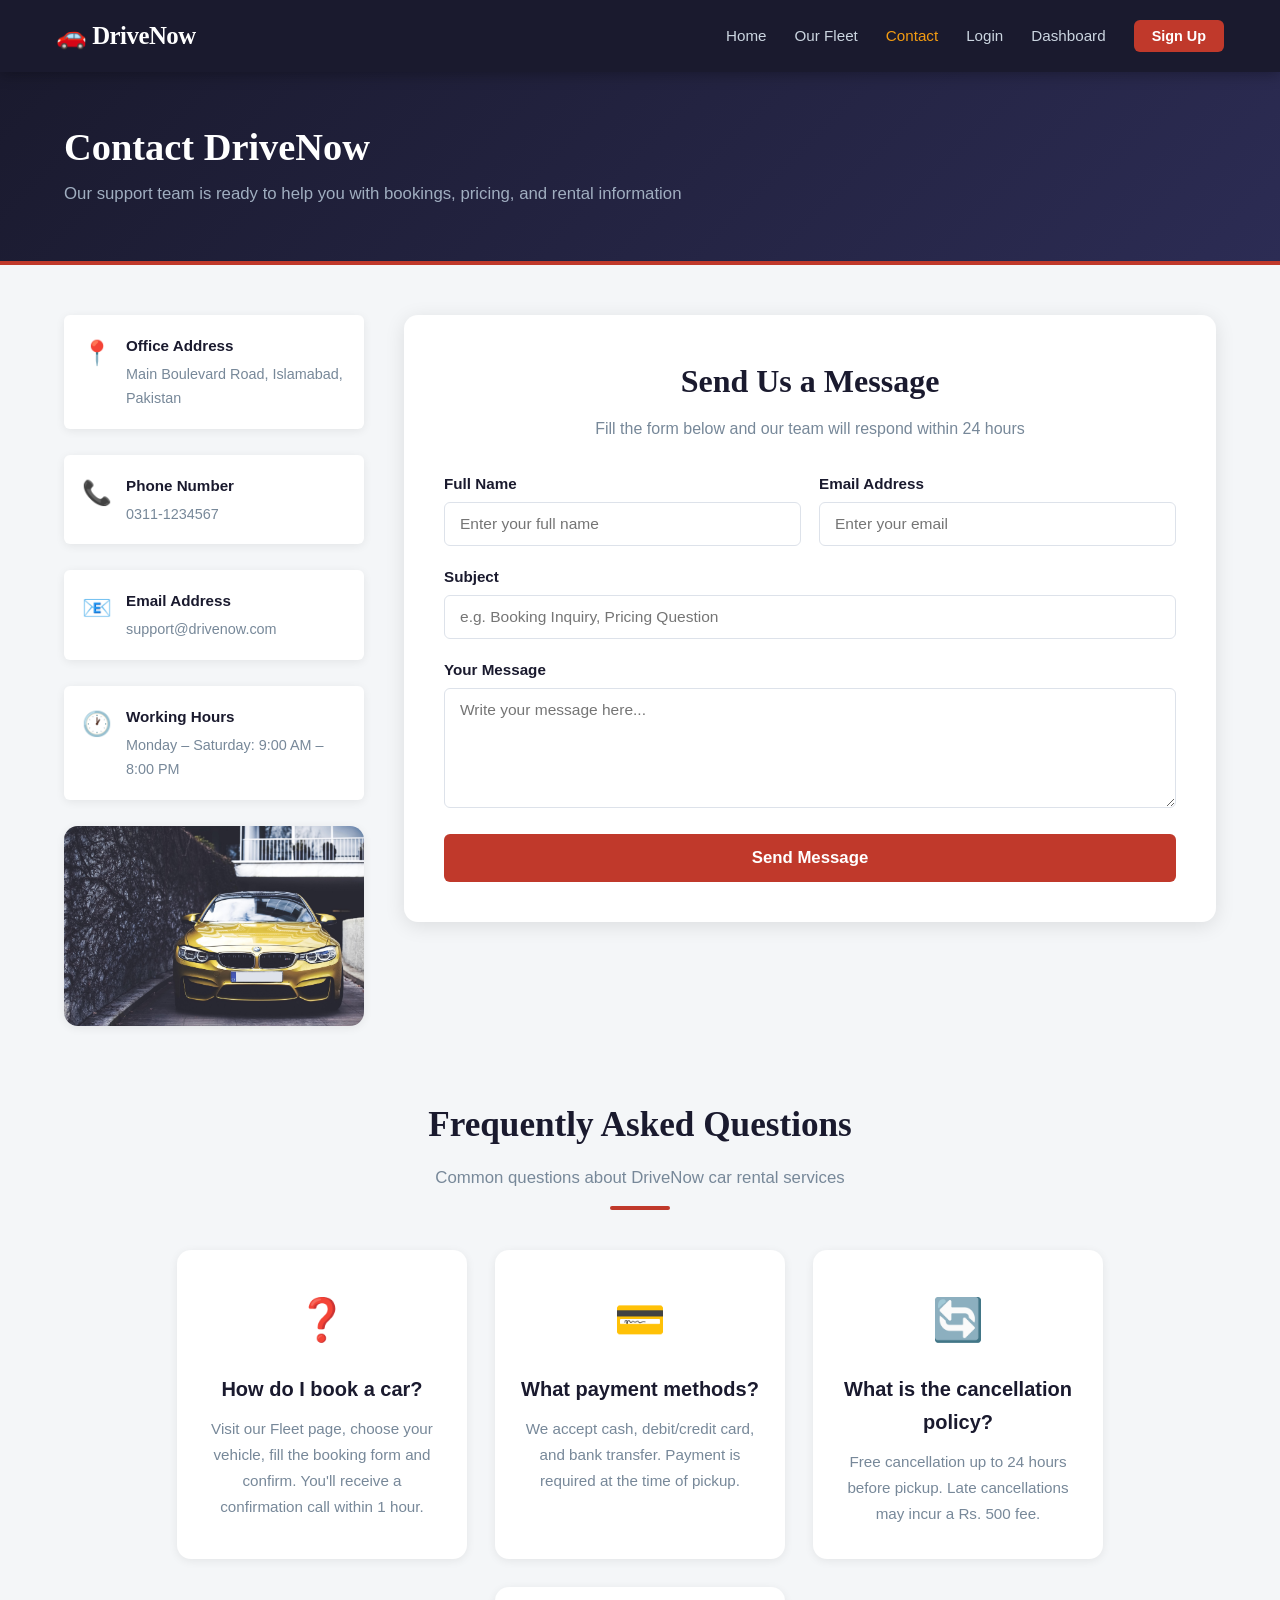
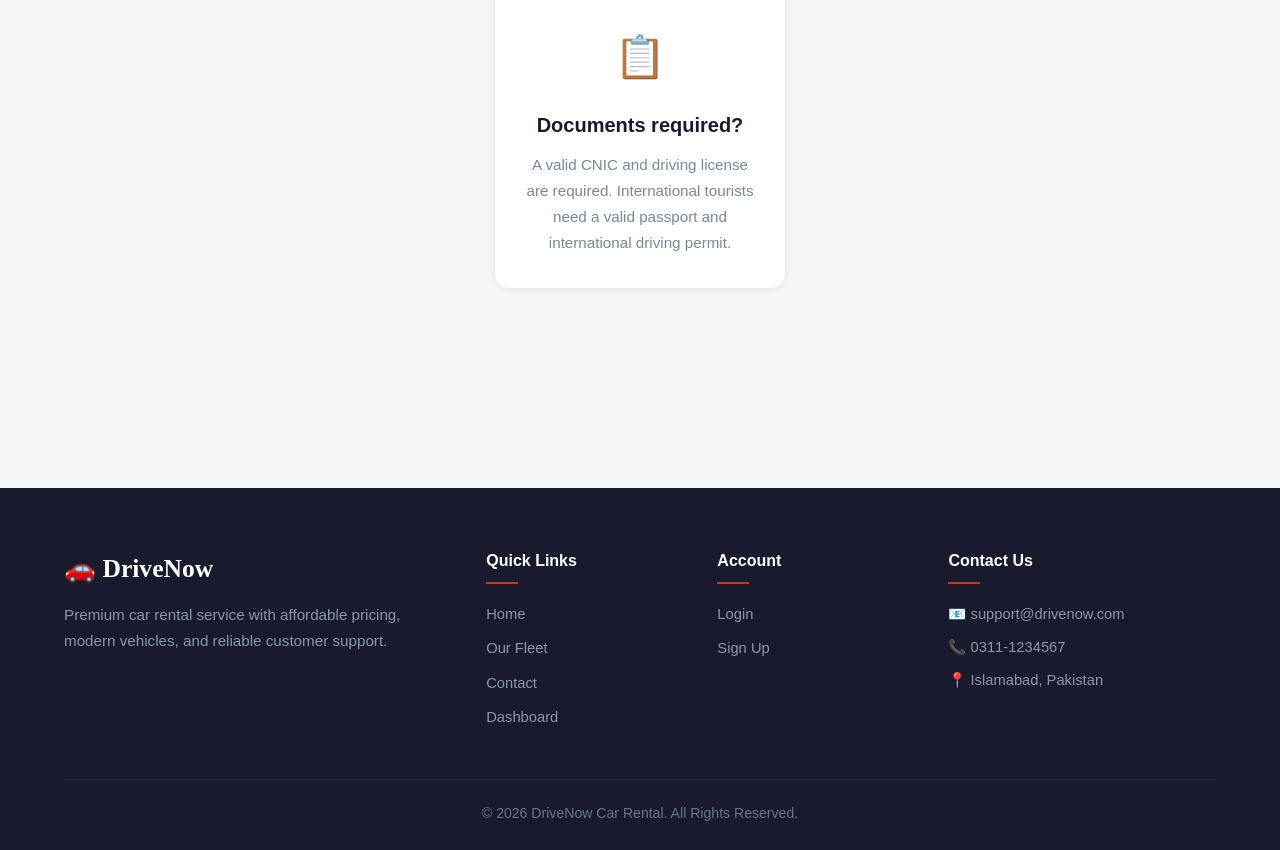
<file: Car Rental Website/Pages/contact.html>
<!DOCTYPE html>
<html lang="en">

<head>

    <meta charset="UTF-8">
    <meta name="viewport" content="width=device-width, initial-scale=1.0">
    <title>Contact Us | DriveNow Car Rental</title>

    <!-- EXTERNAL CSS FILE -->
    <link rel="stylesheet" href="../cssFile/mycssfile.css">

</head>

<body>

    <!-- ==============================
         NAVBAR
    ============================== -->
    <nav class="navbar">

        <a href="../index.html" class="navbar-brand">🚗 DriveNow</a>

        <button class="hamburger" onclick="toggleMenu()" aria-label="Toggle Menu">
            <span></span>
            <span></span>
            <span></span>
        </button>

        <ul class="navbar-links" id="nav-menu">
            <li><a href="../index.html">Home</a></li>
            <li><a href="services.html">Our Fleet</a></li>
            <li><a href="contact.html" class="active-link">Contact</a></li>
            <li><a href="login.html">Login</a></li>
            <li><a href="dashboard.html">Dashboard</a></li>
            <li>
                <a href="signup.html">
                    <button class="btn-nav">Sign Up</button>
                </a>
            </li>
        </ul>

    </nav>

    <!-- PAGE HEADER -->
    <header class="page-header">
        <h1>Contact DriveNow</h1>
        <p>Our support team is ready to help you with bookings, pricing, and rental information</p>
    </header>

    <!-- ==============================
         MAIN CONTENT
    ============================== -->
    <main class="page-wrapper">

        <div class="contact-layout">

            <!-- CONTACT INFO -->
            <aside class="contact-info-col">

                <div class="contact-info-item">
                    <span class="contact-info-icon">📍</span>
                    <div>
                        <h4>Office Address</h4>
                        <p>Main Boulevard Road, Islamabad, Pakistan</p>
                    </div>
                </div>

                <div class="contact-info-item">
                    <span class="contact-info-icon">📞</span>
                    <div>
                        <h4>Phone Number</h4>
                        <p>0311-1234567</p>
                    </div>
                </div>

                <div class="contact-info-item">
                    <span class="contact-info-icon">📧</span>
                    <div>
                        <h4>Email Address</h4>
                        <p>support@drivenow.com</p>
                    </div>
                </div>

                <div class="contact-info-item">
                    <span class="contact-info-icon">🕐</span>
                    <div>
                        <h4>Working Hours</h4>
                        <p>Monday – Saturday: 9:00 AM – 8:00 PM</p>
                    </div>
                </div>

                <img src="../Sources/img4.jpg" alt="DriveNow Office" class="contact-map-img">

            </aside>

            <!-- CONTACT FORM -->
            <div class="contact-form-col">

                <div class="form-wrapper">

                    <div class="form-header">
                        <h2>Send Us a Message</h2>
                        <p>Fill the form below and our team will respond within 24 hours</p>
                    </div>

                    <div class="alert-error" id="contact-error"></div>
                    <div class="alert-success" id="contact-success"></div>

                    <form onsubmit="return submitContactForm()">

                        <div class="form-row">
                            <div class="form-group">
                                <label for="contact-name">Full Name</label>
                                <input type="text" id="contact-name" placeholder="Enter your full name">
                            </div>
                            <div class="form-group">
                                <label for="contact-email">Email Address</label>
                                <input type="email" id="contact-email" placeholder="Enter your email">
                            </div>
                        </div>

                        <div class="form-group">
                            <label for="contact-subject">Subject</label>
                            <input type="text" id="contact-subject" placeholder="e.g. Booking Inquiry, Pricing Question">
                        </div>

                        <div class="form-group">
                            <label for="contact-message">Your Message</label>
                            <textarea id="contact-message" placeholder="Write your message here..."></textarea>
                        </div>

                        <button type="submit" class="btn-full">Send Message</button>

                    </form>

                </div>

            </div>

        </div>

        <!-- FAQ SECTION -->
        <section class="faq-section">

            <div class="section-title">
                <h2>Frequently Asked Questions</h2>
                <p>Common questions about DriveNow car rental services</p>
                <div class="title-line"></div>
            </div>

            <div class="features-grid">

                <div class="feature-card">
                    <span class="feature-icon">❓</span>
                    <h3>How do I book a car?</h3>
                    <p>Visit our Fleet page, choose your vehicle, fill the booking form and confirm. You'll receive a confirmation call within 1 hour.</p>
                </div>

                <div class="feature-card">
                    <span class="feature-icon">💳</span>
                    <h3>What payment methods?</h3>
                    <p>We accept cash, debit/credit card, and bank transfer. Payment is required at the time of pickup.</p>
                </div>

                <div class="feature-card">
                    <span class="feature-icon">🔄</span>
                    <h3>What is the cancellation policy?</h3>
                    <p>Free cancellation up to 24 hours before pickup. Late cancellations may incur a Rs. 500 fee.</p>
                </div>

                <div class="feature-card">
                    <span class="feature-icon">📋</span>
                    <h3>Documents required?</h3>
                    <p>A valid CNIC and driving license are required. International tourists need a valid passport and international driving permit.</p>
                </div>

            </div>

        </section>

    </main>

    <!-- ==============================
         FOOTER
    ============================== -->
    <footer class="footer">

        <div class="footer-grid">

            <div class="footer-brand">
                <h2>🚗 DriveNow</h2>
                <p>Premium car rental service with affordable pricing, modern vehicles, and reliable customer support.</p>
            </div>

            <div class="footer-col">
                <h4>Quick Links</h4>
                <a href="../index.html">Home</a>
                <a href="services.html">Our Fleet</a>
                <a href="contact.html">Contact</a>
                <a href="dashboard.html">Dashboard</a>
            </div>

            <div class="footer-col">
                <h4>Account</h4>
                <a href="login.html">Login</a>
                <a href="signup.html">Sign Up</a>
            </div>

            <div class="footer-col">
                <h4>Contact Us</h4>
                <p>📧 support@drivenow.com</p>
                <p>📞 0311-1234567</p>
                <p>📍 Islamabad, Pakistan</p>
            </div>

        </div>

        <div class="footer-bottom">
            <p>© 2026 DriveNow Car Rental. All Rights Reserved.</p>
        </div>

    </footer>

    <!-- EXTERNAL JS -->
    <script src="../jsFile/script.js"></script>

</body>

</html>
</file>
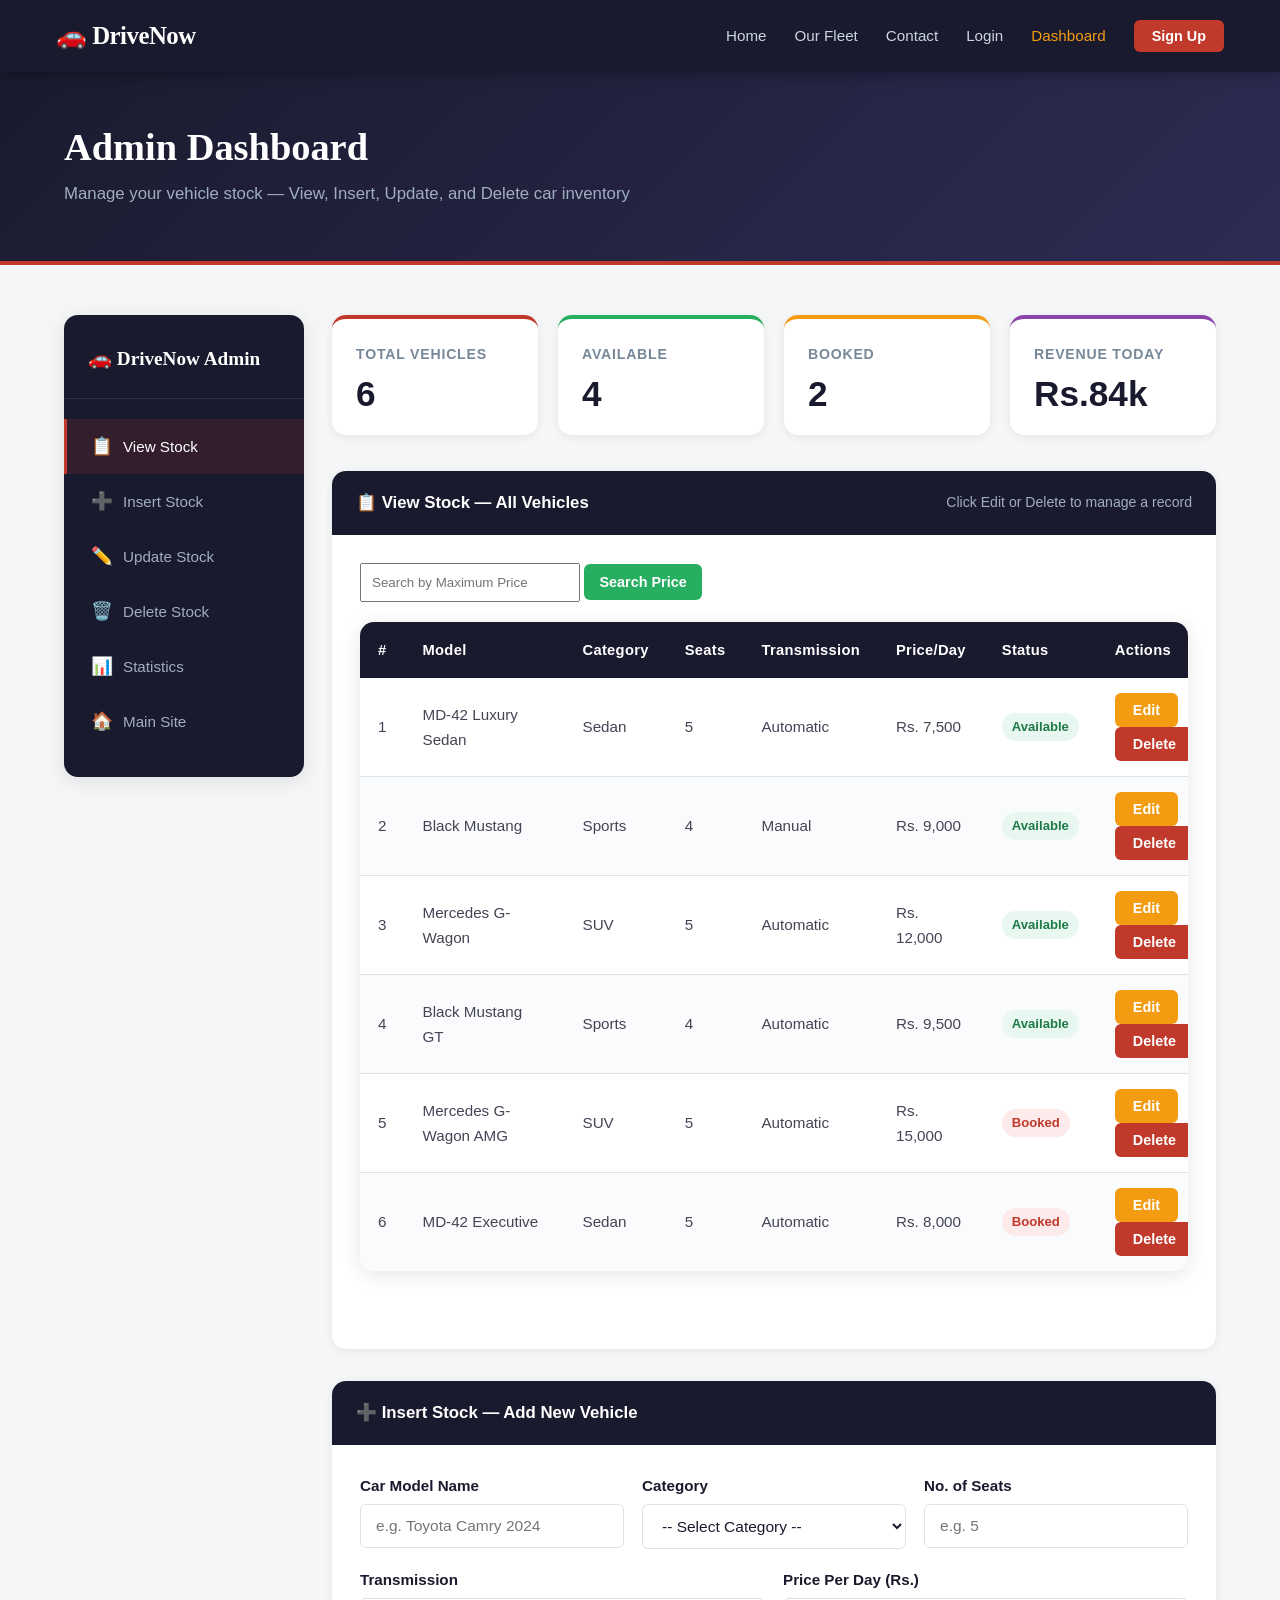
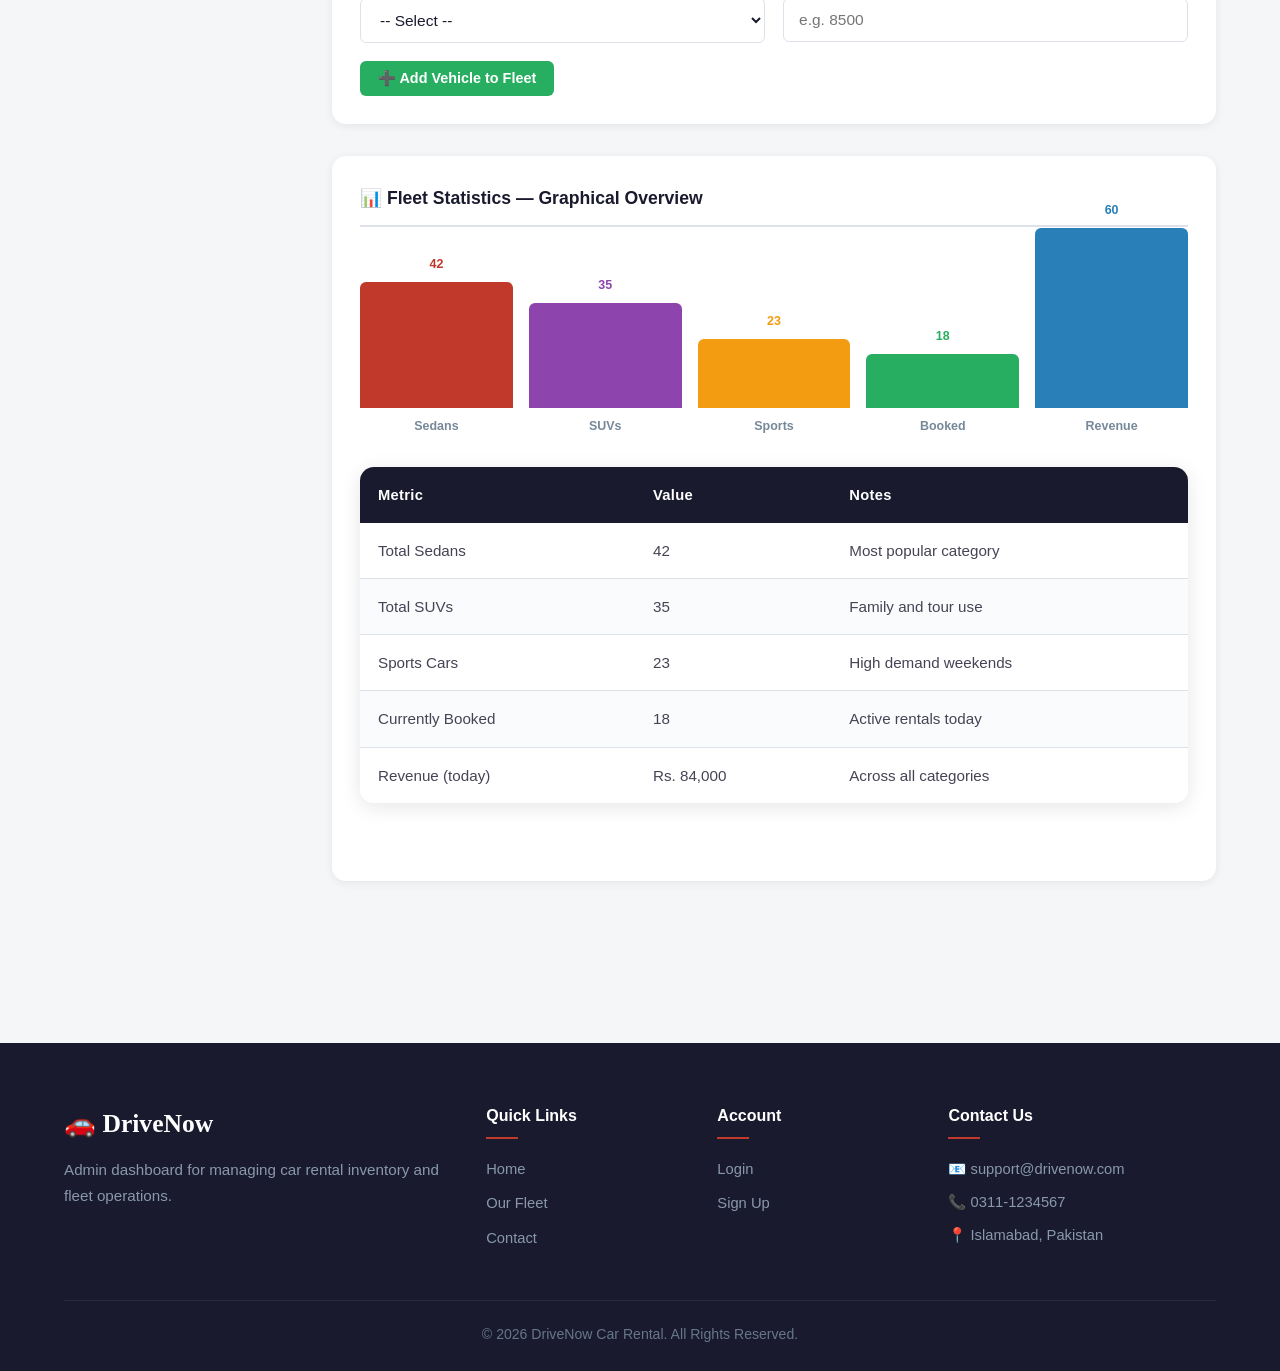
<file: Car Rental Website/Pages/dashboard.html>
<!DOCTYPE html>
<html lang="en">

<head>

    <meta charset="UTF-8">
    <meta name="viewport" content="width=device-width, initial-scale=1.0">
    <title>Dashboard | DriveNow Car Rental</title>

    <!-- EXTERNAL CSS FILE -->
    <link rel="stylesheet" href="../cssFile/mycssfile.css">

</head>

<body>

    <!-- ==============================
         NAVBAR
    ============================== -->
    <nav class="navbar">

        <a href="../index.html" class="navbar-brand">🚗 DriveNow</a>

        <button class="hamburger" onclick="toggleMenu()" aria-label="Toggle Menu">
            <span></span>
            <span></span>
            <span></span>
        </button>

        <ul class="navbar-links" id="nav-menu">
            <li><a href="../index.html">Home</a></li>
            <li><a href="services.html">Our Fleet</a></li>
            <li><a href="contact.html">Contact</a></li>
            <li><a href="login.html">Login</a></li>
            <li><a href="dashboard.html" class="active-link">Dashboard</a></li>
            <li>
                <a href="signup.html">
                    <button class="btn-nav">Sign Up</button>
                </a>
            </li>
        </ul>

    </nav>

    <!-- PAGE HEADER -->
    <header class="page-header">
        <h1>Admin Dashboard</h1>
        <p>Manage your vehicle stock — View, Insert, Update, and Delete car inventory</p>
    </header>

    <!-- ==============================
         MAIN CONTENT
    ============================== -->
    <main class="page-wrapper">

        <div class="dashboard-layout">

            <!-- SIDEBAR -->
            <aside class="sidebar">

                <div class="sidebar-logo">🚗 DriveNow Admin</div>

                <ul class="sidebar-nav">
                    <li>
                        <a href="#view-stock" class="active-sidebar">
                            <span class="nav-icon">📋</span> View Stock
                        </a>
                    </li>
                    <li>
                        <a href="#insert-stock">
                            <span class="nav-icon">➕</span> Insert Stock
                        </a>
                    </li>
                    <li>
                        <a href="#update-panel">
                            <span class="nav-icon">✏️</span> Update Stock
                        </a>
                    </li>
                    <li>
                        <a href="#view-stock">
                            <span class="nav-icon">🗑️</span> Delete Stock
                        </a>
                    </li>
                    <li>
                        <a href="#chart-section">
                            <span class="nav-icon">📊</span> Statistics
                        </a>
                    </li>
                    <li>
                        <a href="../index.html">
                            <span class="nav-icon">🏠</span> Main Site
                        </a>
                    </li>
                </ul>

            </aside>

            <!-- DASHBOARD MAIN -->
            <div class="dashboard-main">

                <!-- STATS OVERVIEW -->
                <div class="dash-stats">

                    <div class="dash-stat-card">
                        <h3>Total Vehicles</h3>
                        <div class="stat-value">6</div>
                    </div>

                    <div class="dash-stat-card">
                        <h3>Available</h3>
                        <div class="stat-value">4</div>
                    </div>

                    <div class="dash-stat-card">
                        <h3>Booked</h3>
                        <div class="stat-value">2</div>
                    </div>

                    <div class="dash-stat-card">
                        <h3>Revenue Today</h3>
                        <div class="stat-value">Rs.84k</div>
                    </div>

                </div>

                <!-- ================================
                     SECTION 1: VIEW STOCK
                ================================ -->
                <div class="dashboard-panel" id="view-stock">

                    <div class="panel-header">
                        <h3>📋 View Stock — All Vehicles</h3>
                        <span class="panel-subtitle">Click Edit or Delete to manage a record</span>
                    </div>
                    <div class="panel-body">

                        <div class="search-box">

                         <input type="number"
                          id="priceSearch"
                          placeholder="Search by Maximum Price">

                         <button onclick="searchByPrice()" class="btn-success">
                         Search Price
                         </button>

                        </div>

    <div class="table-wrapper">
                    
                            <table>
                                <thead>
                                    <tr>
                                        <th style="min-width:40px; max-width:60px;">#</th>
                                        <th style="min-width:160px;">Model</th>
                                        <th style="min-width:90px;">Category</th>
                                        <th style="min-width:60px;">Seats</th>
                                        <th style="min-width:110px;">Transmission</th>
                                        <th style="min-width:100px;">Price/Day</th>
                                        <th style="min-width:90px;">Status</th>
                                        <th style="min-width:150px;">Actions</th>
                                    </tr>
                                </thead>
                                <tbody id="stock-tbody">
                                    <!-- Rendered by JavaScript -->
                                </tbody>
                            </table>
                        </div>

                    </div>

                </div>

                <!-- ================================
                     SECTION 2: INSERT STOCK
                ================================ -->
                <div class="dashboard-panel" id="insert-stock">

                    <div class="panel-header">
                        <h3>➕ Insert Stock — Add New Vehicle</h3>
                    </div>

                    <div class="panel-body">

                        <div class="alert-error" id="insert-error"></div>
                        <div class="alert-success" id="insert-success"></div>

                        <div class="form-row">

                            <div class="form-group">
                                <label for="insert-model">Car Model Name</label>
                                <input type="text" id="insert-model" placeholder="e.g. Toyota Camry 2024">
                            </div>

                            <div class="form-group">
                                <label for="insert-category">Category</label>
                                <select id="insert-category">
                                    <option value="">-- Select Category --</option>
                                    <option value="Sedan">Sedan</option>
                                    <option value="SUV">SUV</option>
                                    <option value="Sports">Sports</option>
                                    <option value="Hatchback">Hatchback</option>
                                </select>
                            </div>

                            <div class="form-group">
                                <label for="insert-seats">No. of Seats</label>
                                <input type="number" id="insert-seats" placeholder="e.g. 5" min="2" max="9">
                            </div>

                        </div>

                        <div class="form-row">

                            <div class="form-group">
                                <label for="insert-trans">Transmission</label>
                                <select id="insert-trans">
                                    <option value="">-- Select --</option>
                                    <option value="Automatic">Automatic</option>
                                    <option value="Manual">Manual</option>
                                </select>
                            </div>

                            <div class="form-group">
                                <label for="insert-price">Price Per Day (Rs.)</label>
                                <input type="number" id="insert-price" placeholder="e.g. 8500" min="1000">
                            </div>

                        </div>

                        <button class="btn-success" onclick="insertStock()">➕ Add Vehicle to Fleet</button>

                    </div>

                </div>

                <!-- ================================
                     SECTION 3: UPDATE STOCK
                ================================ -->
                <div class="dashboard-panel panel-hidden" id="update-panel">

                    <div class="panel-header">
                        <h3>✏️ Update Stock — Edit Vehicle Details</h3>
                    </div>

                    <div class="panel-body">

                        <div class="alert-error" id="update-error"></div>
                        <div class="alert-success" id="update-success"></div>

                        <input type="hidden" id="update-id">

                        <div class="form-row">

                            <div class="form-group">
                                <label for="update-model">Car Model Name</label>
                                <input type="text" id="update-model" placeholder="Car model name">
                            </div>

                            <div class="form-group">
                                <label for="update-cat">Category</label>
                                <select id="update-cat">
                                    <option value="Sedan">Sedan</option>
                                    <option value="SUV">SUV</option>
                                    <option value="Sports">Sports</option>
                                    <option value="Hatchback">Hatchback</option>
                                </select>
                            </div>

                            <div class="form-group">
                                <label for="update-seats">Seats</label>
                                <input type="number" id="update-seats" min="2" max="9">
                            </div>

                        </div>

                        <div class="form-row">

                            <div class="form-group">
                                <label for="update-trans">Transmission</label>
                                <select id="update-trans">
                                    <option value="Automatic">Automatic</option>
                                    <option value="Manual">Manual</option>
                                </select>
                            </div>

                            <div class="form-group">
                                <label for="update-price">Price Per Day (Rs.)</label>
                                <input type="number" id="update-price" min="1000">
                            </div>

                            <div class="form-group">
                                <label for="update-status">Status</label>
                                <select id="update-status">
                                    <option value="Available">Available</option>
                                    <option value="Booked">Booked</option>
                                </select>
                            </div>

                        </div>

                        <button class="btn-warning" onclick="updateStock()">💾 Save Changes</button>

                    </div>

                </div>

                <!-- ================================
                     SECTION 4: CHART / STATISTICS
                ================================ -->
                <div class="chart-container" id="chart-section">

                    <h3>📊 Fleet Statistics — Graphical Overview</h3>

                    <div class="bar-chart" id="chart-bars">
                        <!-- Rendered by JavaScript -->
                    </div>

                    <div class="chart-stats-table">
                        <div class="table-wrapper">
                            <table>
                                <thead>
                                    <tr>
                                        <th>Metric</th>
                                        <th>Value</th>
                                        <th>Notes</th>
                                    </tr>
                                </thead>
                                <tbody>
                                    <tr>
                                        <td>Total Sedans</td>
                                        <td>42</td>
                                        <td>Most popular category</td>
                                    </tr>
                                    <tr>
                                        <td>Total SUVs</td>
                                        <td>35</td>
                                        <td>Family and tour use</td>
                                    </tr>
                                    <tr>
                                        <td>Sports Cars</td>
                                        <td>23</td>
                                        <td>High demand weekends</td>
                                    </tr>
                                    <tr>
                                        <td>Currently Booked</td>
                                        <td>18</td>
                                        <td>Active rentals today</td>
                                    </tr>
                                    <tr>
                                        <td>Revenue (today)</td>
                                        <td>Rs. 84,000</td>
                                        <td>Across all categories</td>
                                    </tr>
                                </tbody>
                            </table>
                        </div>
                    </div>

                </div>

            </div>

        </div>

    </main>

    <!-- ==============================
         FOOTER
    ============================== -->
    <footer class="footer">

        <div class="footer-grid">

            <div class="footer-brand">
                <h2>🚗 DriveNow</h2>
                <p>Admin dashboard for managing car rental inventory and fleet operations.</p>
            </div>

            <div class="footer-col">
                <h4>Quick Links</h4>
                <a href="../index.html">Home</a>
                <a href="services.html">Our Fleet</a>
                <a href="contact.html">Contact</a>
            </div>

            <div class="footer-col">
                <h4>Account</h4>
                <a href="login.html">Login</a>
                <a href="signup.html">Sign Up</a>
            </div>

            <div class="footer-col">
                <h4>Contact Us</h4>
                <p>📧 support@drivenow.com</p>
                <p>📞 0311-1234567</p>
                <p>📍 Islamabad, Pakistan</p>
            </div>

        </div>

        <div class="footer-bottom">
            <p>© 2026 DriveNow Car Rental. All Rights Reserved.</p>
        </div>

    </footer>

    <!-- EXTERNAL JS -->
    <script src="../jsFile/script.js"></script>

</body>

</html>
</file>
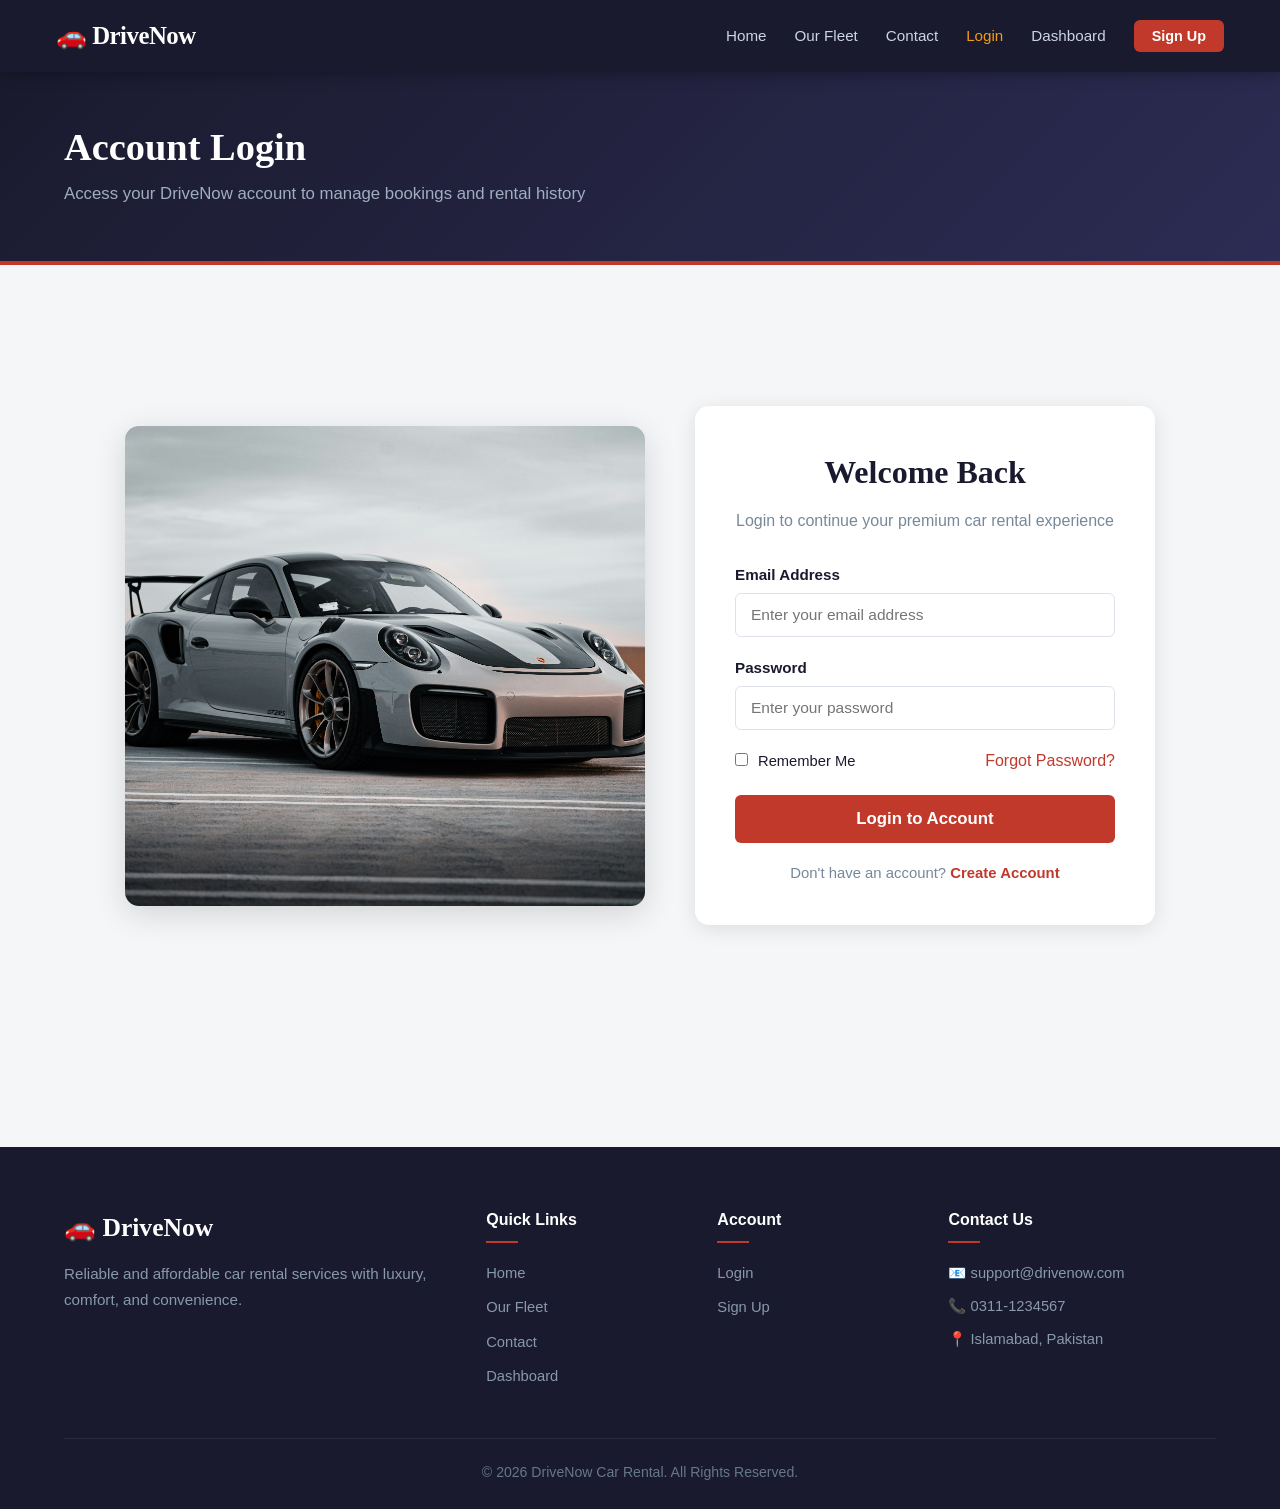
<file: Car Rental Website/Pages/login.html>
<!DOCTYPE html>
<html lang="en">

<head>

    <meta charset="UTF-8">
    <meta name="viewport" content="width=device-width, initial-scale=1.0">
    <title>Login | DriveNow Car Rental</title>

    <!-- EXTERNAL CSS FILE -->
    <link rel="stylesheet" href="../cssFile/mycssfile.css">

</head>

<body>

    <!-- ==============================
         NAVBAR
    ============================== -->
    <nav class="navbar">

        <a href="../index.html" class="navbar-brand">🚗 DriveNow</a>

        <button class="hamburger" onclick="toggleMenu()" aria-label="Toggle Menu">
            <span></span>
            <span></span>
            <span></span>
        </button>

        <ul class="navbar-links" id="nav-menu">
            <li><a href="../index.html">Home</a></li>
            <li><a href="services.html">Our Fleet</a></li>
            <li><a href="contact.html">Contact</a></li>
            <li><a href="login.html" class="active-link">Login</a></li>
            <li><a href="dashboard.html">Dashboard</a></li>
            <li>
                <a href="signup.html">
                    <button class="btn-nav">Sign Up</button>
                </a>
            </li>
        </ul>

    </nav>

    <!-- PAGE HEADER -->
    <header class="page-header">
        <h1>Account Login</h1>
        <p>Access your DriveNow account to manage bookings and rental history</p>
    </header>

    <!-- ==============================
         MAIN CONTENT
    ============================== -->
    <main class="page-wrapper">

        <div class="auth-layout">

            <!-- SIDE IMAGE -->
            <div class="auth-image-col">
                <img src="../Sources/img8.jpg" alt="Luxury Car Rental">
            </div>

            <!-- LOGIN FORM -->
            <div class="auth-form-col">

                <div class="form-wrapper">

                    <div class="form-header">
                        <h2>Welcome Back</h2>
                        <p>Login to continue your premium car rental experience</p>
                    </div>

                    <div class="alert-error" id="login-error"></div>

                    <form onsubmit="return validateLoginForm()">

                        <div class="form-group">
                            <label for="login-email">Email Address</label>
                            <input type="email" id="login-email" placeholder="Enter your email address">
                        </div>

                        <div class="form-group">
                            <label for="login-password">Password</label>
                            <input type="password" id="login-password" placeholder="Enter your password">
                        </div>

                        <div class="remember-row">
                        <div class="checkbox-group remember-inline">
                                <input type="checkbox" id="remember-me">
                                <label for="remember-me">Remember Me</label>
                            </div>
                            <a href="#">Forgot Password?</a>
                        </div>

                        <button type="submit" class="btn-full">Login to Account</button>

                    </form>

                    <div class="form-footer-note">
                        Don't have an account? <a href="signup.html">Create Account</a>
                    </div>

                </div>

            </div>

        </div>

    </main>

    <!-- ==============================
         FOOTER
    ============================== -->
    <footer class="footer">

        <div class="footer-grid">

            <div class="footer-brand">
                <h2>🚗 DriveNow</h2>
                <p>Reliable and affordable car rental services with luxury, comfort, and convenience.</p>
            </div>

            <div class="footer-col">
                <h4>Quick Links</h4>
                <a href="../index.html">Home</a>
                <a href="services.html">Our Fleet</a>
                <a href="contact.html">Contact</a>
                <a href="dashboard.html">Dashboard</a>
            </div>

            <div class="footer-col">
                <h4>Account</h4>
                <a href="login.html">Login</a>
                <a href="signup.html">Sign Up</a>
            </div>

            <div class="footer-col">
                <h4>Contact Us</h4>
                <p>📧 support@drivenow.com</p>
                <p>📞 0311-1234567</p>
                <p>📍 Islamabad, Pakistan</p>
            </div>

        </div>

        <div class="footer-bottom">
            <p>© 2026 DriveNow Car Rental. All Rights Reserved.</p>
        </div>

    </footer>

    <!-- EXTERNAL JS -->
    <script src="../jsFile/script.js"></script>

</body>

</html>
</file>
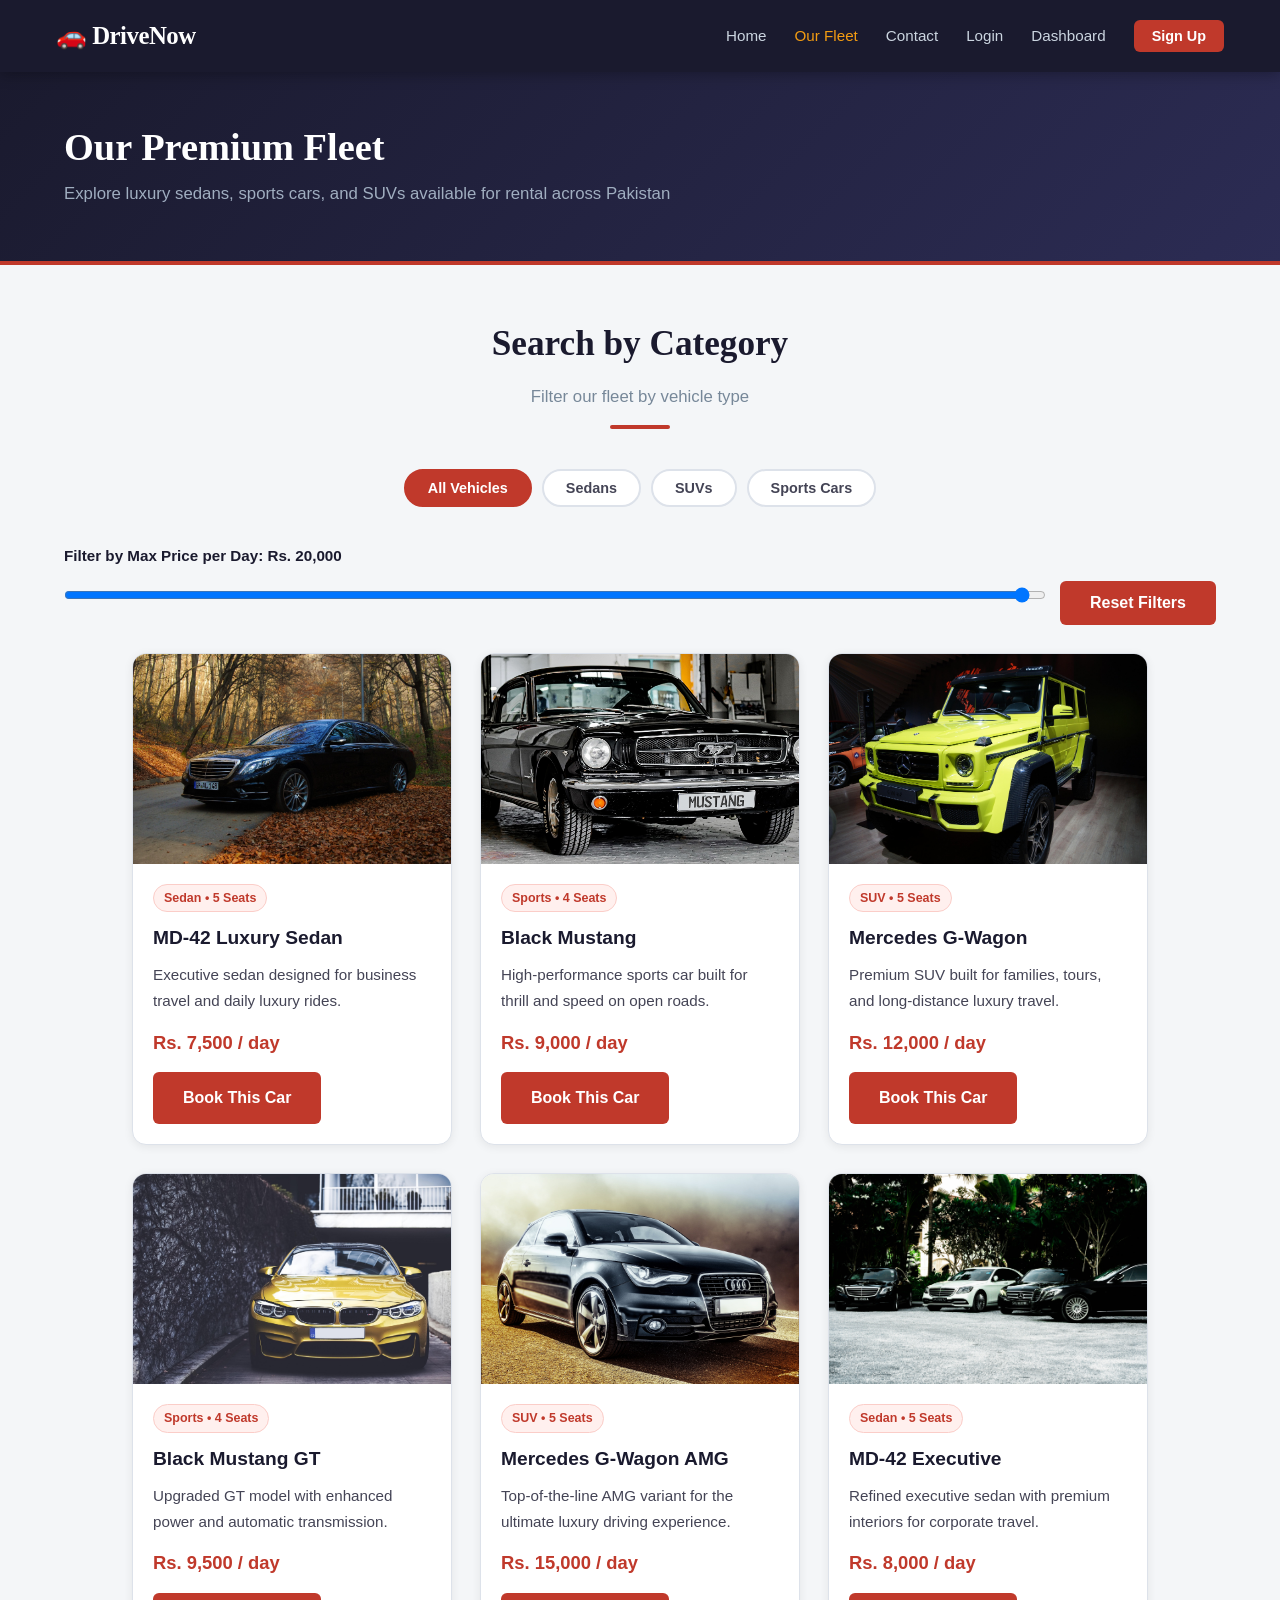
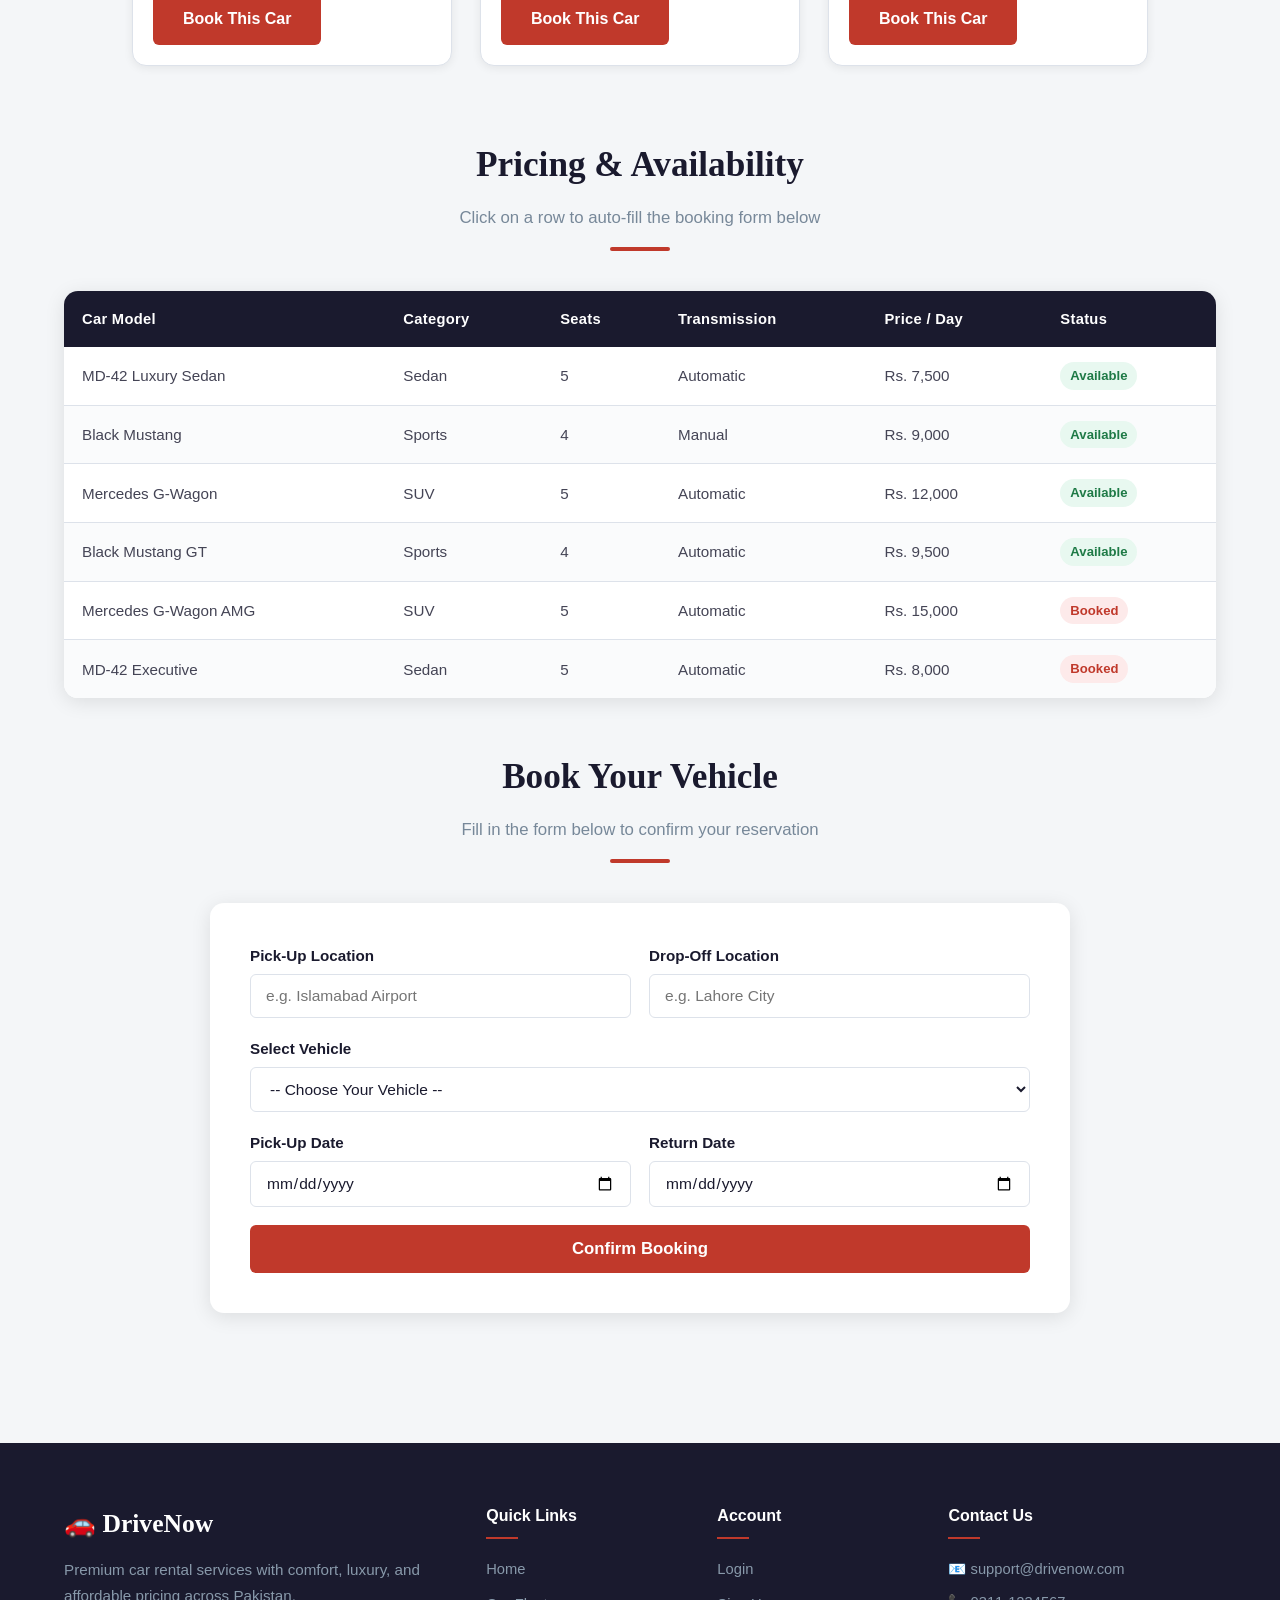
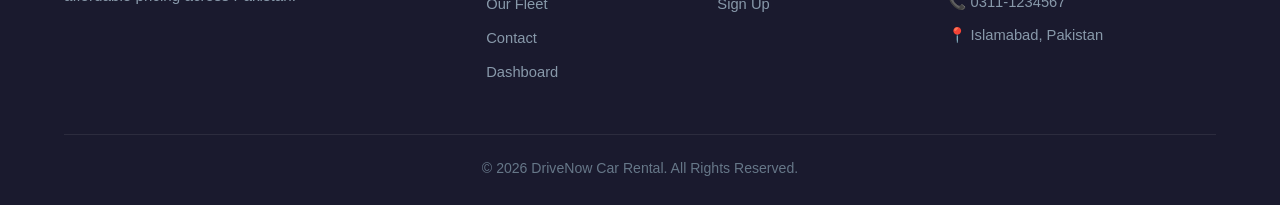
<file: Car Rental Website/Pages/services.html>
<!DOCTYPE html>
<html lang="en">

<head>

    <meta charset="UTF-8">
    <meta name="viewport" content="width=device-width, initial-scale=1.0">
    <title>Our Fleet | DriveNow Car Rental</title>

    <!-- EXTERNAL CSS FILE -->
    <link rel="stylesheet" href="../cssFile/mycssfile.css">

</head>

<body>

    <!-- ==============================
         NAVBAR
    ============================== -->
    <nav class="navbar">

        <a href="../index.html" class="navbar-brand">🚗 DriveNow</a>

        <button class="hamburger" onclick="toggleMenu()" aria-label="Toggle Menu">
            <span></span>
            <span></span>
            <span></span>
        </button>

        <ul class="navbar-links" id="nav-menu">
            <li><a href="../index.html">Home</a></li>
            <li><a href="services.html" class="active-link">Our Fleet</a></li>
            <li><a href="contact.html">Contact</a></li>
            <li><a href="login.html">Login</a></li>
            <li><a href="dashboard.html">Dashboard</a></li>
            <li>
                <a href="signup.html">
                    <button class="btn-nav">Sign Up</button>
                </a>
            </li>
        </ul>

    </nav>

    <!-- PAGE HEADER -->
    <header class="page-header">
        <h1>Our Premium Fleet</h1>
        <p>Explore luxury sedans, sports cars, and SUVs available for rental across Pakistan</p>
    </header>

    <!-- ==============================
         MAIN CONTENT
    ============================== -->
    <main class="page-wrapper">

        <!-- SEARCH BY CATEGORY -->
        <section>

            <div class="section-title">
                <h2>Search by Category</h2>
                <p>Filter our fleet by vehicle type</p>
                <div class="title-line"></div>
            </div>

            <div class="filter-bar">
                <button class="filter-btn active-filter" data-filter="all" onclick="filterCars('all')">All Vehicles</button>
                <button class="filter-btn" data-filter="sedan" onclick="filterCars('sedan')">Sedans</button>
                <button class="filter-btn" data-filter="suv" onclick="filterCars('suv')">SUVs</button>
                <button class="filter-btn" data-filter="sports" onclick="filterCars('sports')">Sports Cars</button>
            </div>

            <!-- SEARCH BY PRICE -->
            <div class="search-bar-row">

                <div class="form-group">
                    <label for="price-range">Filter by Max Price per Day: <strong id="price-display">Rs. 20,000</strong></label>
                    <input type="range" id="price-range" min="5000" max="20000" step="500" value="20000" oninput="filterByPrice()">
                </div>

                <button class="btn-primary" onclick="filterCars('all'); document.getElementById('price-range').value=20000; document.getElementById('price-display').textContent='Rs. 20,000';">
                    Reset Filters
                </button>

            </div>

            <!-- CAR CARDS -->
            <div class="cards-grid">

                <!-- CARD 1 -->
                <article class="car-card" data-type="sedan" data-price="7500">
                    <img src="../Sources/img1.jpg" alt="MD-42 Luxury Sedan">
                    <div class="car-card-body">
                        <span class="car-card-badge">Sedan • 5 Seats</span>
                        <h3>MD-42 Luxury Sedan</h3>
                        <p>Executive sedan designed for business travel and daily luxury rides.</p>
                        <span class="car-price-tag">Rs. 7,500 / day</span>
                        <a href="signup.html" class="btn-primary">Book This Car</a>
                    </div>
                </article>

                <!-- CARD 2 -->
                <article class="car-card" data-type="sports" data-price="9000">
                    <img src="../Sources/img2.jpg" alt="Black Mustang">
                    <div class="car-card-body">
                        <span class="car-card-badge">Sports • 4 Seats</span>
                        <h3>Black Mustang</h3>
                        <p>High-performance sports car built for thrill and speed on open roads.</p>
                        <span class="car-price-tag">Rs. 9,000 / day</span>
                        <a href="signup.html" class="btn-primary">Book This Car</a>
                    </div>
                </article>

                <!-- CARD 3 -->
                <article class="car-card" data-type="suv" data-price="12000">
                    <img src="../Sources/img3.jpg" alt="Mercedes G-Wagon">
                    <div class="car-card-body">
                        <span class="car-card-badge">SUV • 5 Seats</span>
                        <h3>Mercedes G-Wagon</h3>
                        <p>Premium SUV built for families, tours, and long-distance luxury travel.</p>
                        <span class="car-price-tag">Rs. 12,000 / day</span>
                        <a href="signup.html" class="btn-primary">Book This Car</a>
                    </div>
                </article>

                <!-- CARD 4 -->
                <article class="car-card" data-type="sports" data-price="9500">
                    <img src="../Sources/img4.jpg" alt="Mustang GT">
                    <div class="car-card-body">
                        <span class="car-card-badge">Sports • 4 Seats</span>
                        <h3>Black Mustang GT</h3>
                        <p>Upgraded GT model with enhanced power and automatic transmission.</p>
                        <span class="car-price-tag">Rs. 9,500 / day</span>
                        <a href="signup.html" class="btn-primary">Book This Car</a>
                    </div>
                </article>

                <!-- CARD 5 -->
                <article class="car-card" data-type="suv" data-price="15000">
                    <img src="../Sources/img5.jpg" alt="G-Wagon AMG">
                    <div class="car-card-body">
                        <span class="car-card-badge">SUV • 5 Seats</span>
                        <h3>Mercedes G-Wagon AMG</h3>
                        <p>Top-of-the-line AMG variant for the ultimate luxury driving experience.</p>
                        <span class="car-price-tag">Rs. 15,000 / day</span>
                        <a href="signup.html" class="btn-primary">Book This Car</a>
                    </div>
                </article>

                <!-- CARD 6 -->
                <article class="car-card" data-type="sedan" data-price="8000">
                    <img src="../Sources/img6.jpg" alt="MD-42 Executive">
                    <div class="car-card-body">
                        <span class="car-card-badge">Sedan • 5 Seats</span>
                        <h3>MD-42 Executive</h3>
                        <p>Refined executive sedan with premium interiors for corporate travel.</p>
                        <span class="car-price-tag">Rs. 8,000 / day</span>
                        <a href="signup.html" class="btn-primary">Book This Car</a>
                    </div>
                </article>

            </div>

        </section>

        <!-- PRICING TABLE -->
        <section>

            <div class="section-title">
                <h2>Pricing &amp; Availability</h2>
                <p>Click on a row to auto-fill the booking form below</p>
                <div class="title-line"></div>
            </div>

            <div class="table-wrapper">

                <table>
                    <thead>
                        <tr>
                            <th>Car Model</th>
                            <th>Category</th>
                            <th>Seats</th>
                            <th>Transmission</th>
                            <th>Price / Day</th>
                            <th>Status</th>
                        </tr>
                    </thead>
                    <tbody>
                        <tr>
                            <td>MD-42 Luxury Sedan</td>
                            <td>Sedan</td>
                            <td>5</td>
                            <td>Automatic</td>
                            <td>Rs. 7,500</td>
                            <td><span class="status-available">Available</span></td>
                        </tr>
                        <tr>
                            <td>Black Mustang</td>
                            <td>Sports</td>
                            <td>4</td>
                            <td>Manual</td>
                            <td>Rs. 9,000</td>
                            <td><span class="status-available">Available</span></td>
                        </tr>
                        <tr>
                            <td>Mercedes G-Wagon</td>
                            <td>SUV</td>
                            <td>5</td>
                            <td>Automatic</td>
                            <td>Rs. 12,000</td>
                            <td><span class="status-available">Available</span></td>
                        </tr>
                        <tr>
                            <td>Black Mustang GT</td>
                            <td>Sports</td>
                            <td>4</td>
                            <td>Automatic</td>
                            <td>Rs. 9,500</td>
                            <td><span class="status-available">Available</span></td>
                        </tr>
                        <tr>
                            <td>Mercedes G-Wagon AMG</td>
                            <td>SUV</td>
                            <td>5</td>
                            <td>Automatic</td>
                            <td>Rs. 15,000</td>
                            <td><span class="status-booked">Booked</span></td>
                        </tr>
                        <tr>
                            <td>MD-42 Executive</td>
                            <td>Sedan</td>
                            <td>5</td>
                            <td>Automatic</td>
                            <td>Rs. 8,000</td>
                            <td><span class="status-booked">Booked</span></td>
                        </tr>
                    </tbody>
                </table>

            </div>

        </section>

        <!-- BOOKING FORM -->
        <section>

            <div class="section-title">
                <h2>Book Your Vehicle</h2>
                <p>Fill in the form below to confirm your reservation</p>
                <div class="title-line"></div>
            </div>

            <div class="form-wrapper booking-form-center">

                <div class="alert-error" id="booking-error"></div>
                <div class="alert-success" id="booking-success"></div>

                <form onsubmit="return validateBookingForm()">

                    <div class="form-row">
                        <div class="form-group">
                            <label for="pickup">Pick-Up Location</label>
                            <input type="text" id="pickup" placeholder="e.g. Islamabad Airport">
                        </div>
                        <div class="form-group">
                            <label for="dropoff">Drop-Off Location</label>
                            <input type="text" id="dropoff" placeholder="e.g. Lahore City">
                        </div>
                    </div>

                    <div class="form-group">
                        <label for="selected-car">Select Vehicle</label>
                        <select id="selected-car">
                            <option value="">-- Choose Your Vehicle --</option>
                            <option value="MD-42 Luxury Sedan">MD-42 Luxury Sedan — Rs. 7,500/day</option>
                            <option value="Black Mustang">Black Mustang — Rs. 9,000/day</option>
                            <option value="Mercedes G-Wagon">Mercedes G-Wagon — Rs. 12,000/day</option>
                            <option value="Black Mustang GT">Black Mustang GT — Rs. 9,500/day</option>
                            <option value="Mercedes G-Wagon AMG">Mercedes G-Wagon AMG — Rs. 15,000/day</option>
                            <option value="MD-42 Executive">MD-42 Executive — Rs. 8,000/day</option>
                        </select>
                    </div>

                    <div class="form-row">
                        <div class="form-group">
                            <label for="pickup-date">Pick-Up Date</label>
                            <input type="date" id="pickup-date">
                        </div>
                        <div class="form-group">
                            <label for="return-date">Return Date</label>
                            <input type="date" id="return-date">
                        </div>
                    </div>

                    <button type="submit" class="btn-full">Confirm Booking</button>

                </form>

            </div>

        </section>

    </main>

    <!-- ==============================
         FOOTER
    ============================== -->
    <footer class="footer">

        <div class="footer-grid">

            <div class="footer-brand">
                <h2>🚗 DriveNow</h2>
                <p>Premium car rental services with comfort, luxury, and affordable pricing across Pakistan.</p>
            </div>

            <div class="footer-col">
                <h4>Quick Links</h4>
                <a href="../index.html">Home</a>
                <a href="services.html">Our Fleet</a>
                <a href="contact.html">Contact</a>
                <a href="dashboard.html">Dashboard</a>
            </div>

            <div class="footer-col">
                <h4>Account</h4>
                <a href="login.html">Login</a>
                <a href="signup.html">Sign Up</a>
            </div>

            <div class="footer-col">
                <h4>Contact Us</h4>
                <p>📧 support@drivenow.com</p>
                <p>📞 0311-1234567</p>
                <p>📍 Islamabad, Pakistan</p>
            </div>

        </div>

        <div class="footer-bottom">
            <p>© 2026 DriveNow Car Rental. All Rights Reserved.</p>
        </div>

    </footer>

    <!-- EXTERNAL JS -->
    <script src="../jsFile/script.js"></script>

</body>

</html>
</file>
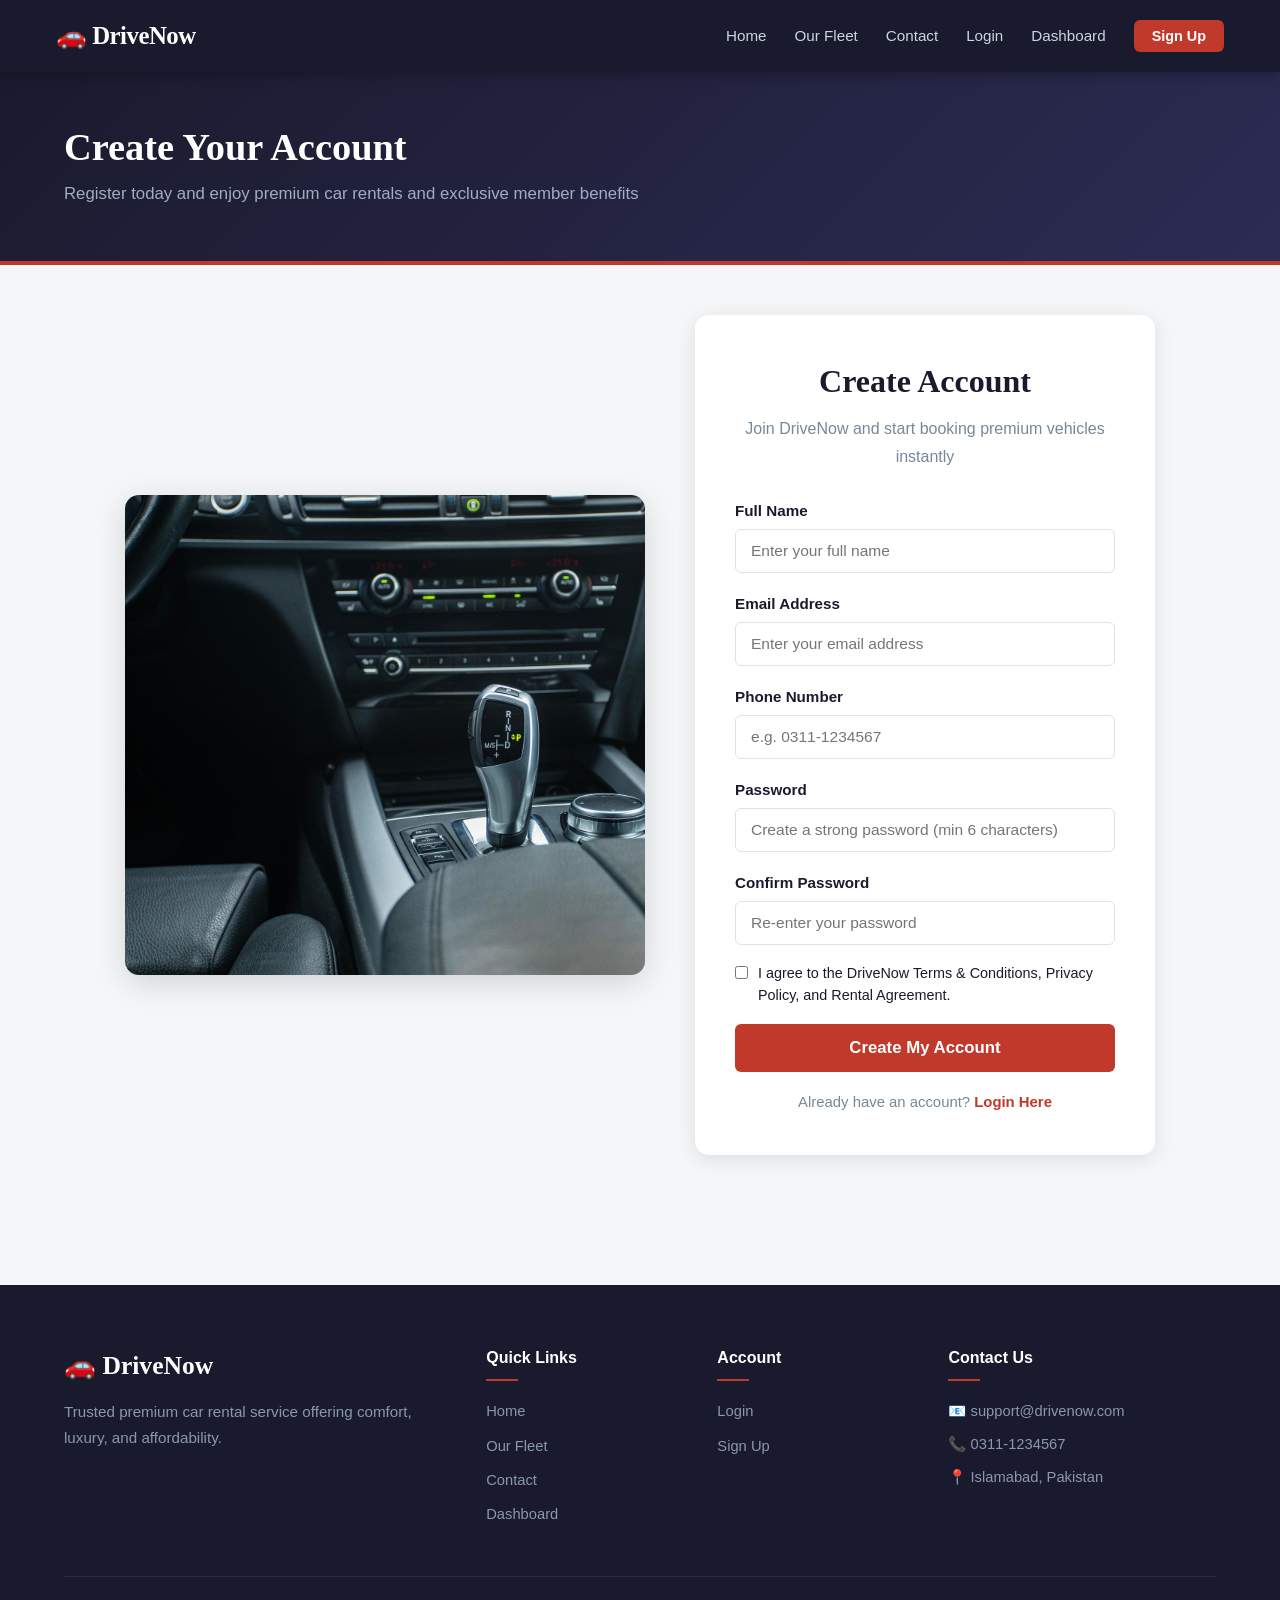
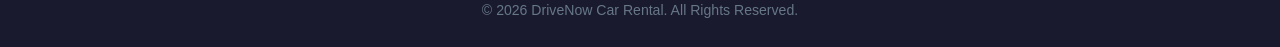
<file: Car Rental Website/Pages/signup.html>
<!DOCTYPE html>
<html lang="en">

<head>

    <meta charset="UTF-8">
    <meta name="viewport" content="width=device-width, initial-scale=1.0">
    <title>Create Account | DriveNow Car Rental</title>

    <!-- EXTERNAL CSS FILE -->
    <link rel="stylesheet" href="../cssFile/mycssfile.css">

</head>

<body>

    <!-- ==============================
         NAVBAR
    ============================== -->
    <nav class="navbar">

        <a href="../index.html" class="navbar-brand">🚗 DriveNow</a>

        <button class="hamburger" onclick="toggleMenu()" aria-label="Toggle Menu">
            <span></span>
            <span></span>
            <span></span>
        </button>

        <ul class="navbar-links" id="nav-menu">
            <li><a href="../index.html">Home</a></li>
            <li><a href="services.html">Our Fleet</a></li>
            <li><a href="contact.html">Contact</a></li>
            <li><a href="login.html">Login</a></li>
            <li><a href="dashboard.html">Dashboard</a></li>
            <li>
                <a href="signup.html">
                    <button class="btn-nav">Sign Up</button>
                </a>
            </li>
        </ul>

    </nav>

    <!-- PAGE HEADER -->
    <header class="page-header">
        <h1>Create Your Account</h1>
        <p>Register today and enjoy premium car rentals and exclusive member benefits</p>
    </header>

    <!-- ==============================
         MAIN CONTENT
    ============================== -->
    <main class="page-wrapper">

        <div class="auth-layout">

            <!-- SIDE IMAGE -->
            <div class="auth-image-col">
                <img src="../Sources/img10.jpg" alt="Luxury Car Rental Service">
            </div>

            <!-- SIGNUP FORM -->
            <div class="auth-form-col">

                <div class="form-wrapper">

                    <div class="form-header">
                        <h2>Create Account</h2>
                        <p>Join DriveNow and start booking premium vehicles instantly</p>
                    </div>

                    <div class="alert-error" id="signup-error"></div>

                    <form onsubmit="return validateSignupForm()">

                        <div class="form-group">
                            <label for="signup-name">Full Name</label>
                            <input type="text" id="signup-name" placeholder="Enter your full name">
                        </div>

                        <div class="form-group">
                            <label for="signup-email">Email Address</label>
                            <input type="email" id="signup-email" placeholder="Enter your email address">
                        </div>

                        <div class="form-group">
                            <label for="signup-phone">Phone Number</label>
                            <input type="tel" id="signup-phone" placeholder="e.g. 0311-1234567">
                        </div>

                        <div class="form-group">
                            <label for="signup-password">Password</label>
                            <input type="password" id="signup-password" placeholder="Create a strong password (min 6 characters)">
                        </div>

                        <div class="form-group">
                            <label for="signup-confirm">Confirm Password</label>
                            <input type="password" id="signup-confirm" placeholder="Re-enter your password">
                        </div>

                        <div class="checkbox-group">
                            <input type="checkbox" id="terms-check">
                            <label for="terms-check">
                                I agree to the DriveNow Terms &amp; Conditions, Privacy Policy, and Rental Agreement.
                            </label>
                        </div>

                        <button type="submit" class="btn-full">Create My Account</button>

                    </form>

                    <div class="form-footer-note">
                        Already have an account? <a href="login.html">Login Here</a>
                    </div>

                </div>

            </div>

        </div>

    </main>

    <!-- ==============================
         FOOTER
    ============================== -->
    <footer class="footer">

        <div class="footer-grid">

            <div class="footer-brand">
                <h2>🚗 DriveNow</h2>
                <p>Trusted premium car rental service offering comfort, luxury, and affordability.</p>
            </div>

            <div class="footer-col">
                <h4>Quick Links</h4>
                <a href="../index.html">Home</a>
                <a href="services.html">Our Fleet</a>
                <a href="contact.html">Contact</a>
                <a href="dashboard.html">Dashboard</a>
            </div>

            <div class="footer-col">
                <h4>Account</h4>
                <a href="login.html">Login</a>
                <a href="signup.html">Sign Up</a>
            </div>

            <div class="footer-col">
                <h4>Contact Us</h4>
                <p>📧 support@drivenow.com</p>
                <p>📞 0311-1234567</p>
                <p>📍 Islamabad, Pakistan</p>
            </div>

        </div>

        <div class="footer-bottom">
            <p>© 2026 DriveNow Car Rental. All Rights Reserved.</p>
        </div>

    </footer>

    <!-- EXTERNAL JS -->
    <script src="../jsFile/script.js"></script>

</body>

</html>
</file>
<file: Car Rental Website/cssFile/mycssfile.css>
/* =========================================================
   DRIVENOW CAR RENTAL — MAIN STYLESHEET
   
========================================================= */
/* =========================================================
   CSS VARIABLES (ROOT)
========================================================= */
:root {
    --color-primary: #C0392B;
    --color-secondary: #1A1A2E;
    --color-accent: #E74C3C;
    --color-gold: #F39C12;

    --bg-main: #F4F6F8;
    --bg-white: #FFFFFF;
    --bg-dark: #0F0F1A;

    --text-dark: #1A1A2E;
    --text-body: #444455;
    --text-muted: #778899;
    --text-white: #FFFFFF;

    --border-color: #DDE2EA;
    --shadow-sm: 0 2px 10px rgba(0,0,0,0.07);
    --shadow-md: 0 4px 20px rgba(0,0,0,0.10);
    --shadow-lg: 0 8px 32px rgba(0,0,0,0.14);

    --radius-sm: 6px;
    --radius-md: 14px;
    --radius-lg: 22px;

    --transition: 0.3s ease;
    --font-main: 'Georgia', 'Times New Roman', serif;
    --font-ui: 'Segoe UI', Tahoma, Geneva, Verdana, sans-serif;
}

/* =========================================================
   GLOBAL RESET
========================================================= */
*, *::before, *::after {
    margin: 0;
    padding: 0;
    box-sizing: border-box;
}

html {
    scroll-behavior: smooth;
}

body {
    font-family: var(--font-ui);
    background: var(--bg-main);
    color: var(--text-dark);
    line-height: 1.65;
    font-size: 16px;
}

/* =========================================================
   TYPOGRAPHY
========================================================= */
h1 {
    font-family: var(--font-main);
    font-size: 2.8rem;
    font-weight: 700;
    line-height: 1.2;
    margin-bottom: 16px;
    color: var(--text-dark);
}

h2 {
    font-family: var(--font-main);
    font-size: 2rem;
    font-weight: 700;
    margin-bottom: 12px;
    color: var(--text-dark);
}

h3 {
    font-size: 1.25rem;
    font-weight: 600;
    margin-bottom: 8px;
    color: var(--text-dark);
}

p {
    color: var(--text-body);
    margin-bottom: 12px;
    line-height: 1.7;
}

a {
    text-decoration: none;
    color: var(--color-primary);
    transition: var(--transition);
}

a:hover {
    color: var(--color-accent);
}

ul {
    list-style: none;
}

img {
    max-width: 100%;
    height: auto;
    display: block;
}

/* =========================================================
   PAGE WRAPPER
========================================================= */
.page-wrapper {
    padding: 50px 64px;
    min-height: 80vh;
}

/* =========================================================
   NAVBAR
========================================================= */
.navbar {
    background: var(--color-secondary);
    height: 72px;
    display: flex;
    justify-content: space-between;
    align-items: center;
    padding: 0 56px;
    position: sticky;
    top: 0;
    z-index: 1000;
    box-shadow: 0 2px 14px rgba(0,0,0,0.3);
}

.navbar-brand {
    color: var(--text-white);
    font-size: 1.55rem;
    font-weight: 800;
    font-family: var(--font-main);
    letter-spacing: -0.5px;
}

.navbar-brand:hover {
    color: var(--color-gold);
}

.navbar-links {
    display: flex;
    align-items: center;
    gap: 28px;
    list-style: none;
}

.navbar-links li a {
    color: #CBD5E0;
    font-size: 0.95rem;
    font-weight: 500;
    transition: var(--transition);
}

.navbar-links li a:hover {
    color: var(--color-gold);
}

.navbar-links li a.active-link {
    color: var(--color-gold);
}

.hamburger {
    display: none;
    flex-direction: column;
    gap: 5px;
    background: none;
    border: none;
    cursor: pointer;
    padding: 4px;
}

.hamburger span {
    display: block;
    width: 26px;
    height: 3px;
    background: white;
    border-radius: 3px;
    transition: var(--transition);
}

/* =========================================================
   BUTTONS
========================================================= */
.btn-primary {
    display: inline-block;
    background: var(--color-primary);
    color: var(--text-white);
    padding: 13px 30px;
    border-radius: var(--radius-sm);
    font-size: 1rem;
    font-weight: 600;
    border: none;
    cursor: pointer;
    transition: var(--transition);
    font-family: var(--font-ui);
}

.btn-primary:hover {
    background: var(--color-accent);
    color: white;
    transform: translateY(-2px);
    box-shadow: 0 6px 18px rgba(192, 57, 43, 0.35);
}

.btn-outline {
    display: inline-block;
    background: transparent;
    color: var(--text-white);
    border: 2px solid var(--text-white);
    padding: 11px 26px;
    border-radius: var(--radius-sm);
    font-size: 1rem;
    font-weight: 600;
    cursor: pointer;
    transition: var(--transition);
    font-family: var(--font-ui);
    margin-left: 14px;
}

.btn-outline:hover {
    background: var(--text-white);
    color: var(--color-secondary);
}

.btn-nav {
    background: var(--color-primary);
    color: white;
    padding: 8px 18px;
    border-radius: var(--radius-sm);
    font-size: 0.9rem;
    font-weight: 600;
    border: none;
    cursor: pointer;
    transition: var(--transition);
    font-family: var(--font-ui);
}

.btn-nav:hover {
    background: var(--color-accent);
}

.btn-full {
    width: 100%;
    padding: 14px;
    font-size: 1.05rem;
    font-weight: 700;
    border: none;
    border-radius: var(--radius-sm);
    background: var(--color-primary);
    color: white;
    cursor: pointer;
    transition: var(--transition);
    font-family: var(--font-ui);
}

.btn-full:hover {
    background: var(--color-accent);
    transform: translateY(-2px);
    box-shadow: 0 6px 16px rgba(192,57,43,0.3);
}

.btn-success {
    background: #27AE60;
    color: white;
    padding: 9px 18px;
    border-radius: var(--radius-sm);
    border: none;
    font-weight: 600;
    cursor: pointer;
    transition: var(--transition);
    font-family: var(--font-ui);
    font-size: 0.9rem;
}

.btn-success:hover {
    background: #229954;
    transform: translateY(-1px);
}

.btn-danger {
    background: var(--color-primary);
    color: white;
    padding: 9px 18px;
    border-radius: var(--radius-sm);
    border: none;
    font-weight: 600;
    cursor: pointer;
    transition: var(--transition);
    font-family: var(--font-ui);
    font-size: 0.9rem;
}

.btn-danger:hover {
    background: var(--color-accent);
    transform: translateY(-1px);
}

.btn-warning {
    background: var(--color-gold);
    color: white;
    padding: 9px 18px;
    border-radius: var(--radius-sm);
    border: none;
    font-weight: 600;
    cursor: pointer;
    transition: var(--transition);
    font-family: var(--font-ui);
    font-size: 0.9rem;
}

.btn-warning:hover {
    background: #E67E22;
    transform: translateY(-1px);
}

/* =========================================================
   PAGE HEADER BANNER
========================================================= */
.page-header {
    background: linear-gradient(135deg, var(--color-secondary) 0%, #2C2C54 100%);
    padding: 52px 64px;
    color: white;
    border-bottom: 4px solid var(--color-primary);
}

.page-header h1 {
    color: white;
    font-size: 2.4rem;
    margin-bottom: 10px;
}

.page-header p {
    color: #A0AEC0;
    font-size: 1.05rem;
    margin: 0;
}

/* =========================================================
   HERO SECTION
========================================================= */
.hero-section {
    background: linear-gradient(135deg, var(--color-secondary) 0%, #16213E 60%, #0F3460 100%);
    border-radius: var(--radius-lg);
    padding: 72px 60px;
    display: flex;
    justify-content: space-between;
    align-items: center;
    gap: 48px;
    margin-bottom: 60px;
    position: relative;
    overflow: hidden;
}

.hero-section::before {
    content: '';
    position: absolute;
    top: -60px;
    right: -60px;
    width: 280px;
    height: 280px;
    background: radial-gradient(circle, rgba(192,57,43,0.2) 0%, transparent 70%);
    border-radius: 50%;
}

.hero-text {
    flex: 1;
    position: relative;
    z-index: 1;
}

.hero-text h1 {
    color: var(--text-white);
    font-size: 3rem;
    line-height: 1.15;
    margin-bottom: 18px;
}

.hero-text h1 span {
    color: var(--color-gold);
}

.hero-text p {
    color: #A9B8CC;
    font-size: 1.08rem;
    max-width: 540px;
    margin-bottom: 32px;
}

.hero-buttons {
    display: flex;
    flex-wrap: wrap;
    gap: 14px;
    align-items: center;
}

.hero-image-box {
    flex: 1;
    display: flex;
    justify-content: center;
    align-items: center;
    position: relative;
    z-index: 1;
}

.hero-image-box img {
    width: 100%;
    max-width: 520px;
    height: 340px;
    object-fit: cover;
    border-radius: var(--radius-md);
    box-shadow: 0 20px 50px rgba(0,0,0,0.4);
    transition: opacity 0.4s ease;
}

/* =========================================================
   STATS BAR
========================================================= */
.stats-bar {
    display: flex;
    justify-content: center;
    gap: 0;
    background: var(--bg-white);
    border-radius: var(--radius-md);
    box-shadow: var(--shadow-md);
    margin-bottom: 70px;
    overflow: hidden;
}

.stat-block {
    flex: 1;
    text-align: center;
    padding: 36px 20px;
    border-right: 1px solid var(--border-color);
    transition: var(--transition);
}

.stat-block:last-child {
    border-right: none;
}

.stat-block:hover {
    background: #FFF8F7;
}

.stat-block h2 {
    color: var(--color-primary);
    font-size: 2.6rem;
    margin-bottom: 6px;
}

.stat-block p {
    color: var(--text-muted);
    font-size: 0.95rem;
    margin: 0;
    font-weight: 500;
}

/* =========================================================
   SECTION HEADINGS
========================================================= */
.section-title {
    text-align: center;
    margin-bottom: 40px;
}

.section-title h2 {
    font-size: 2.2rem;
    margin-bottom: 10px;
}

.section-title p {
    color: var(--text-muted);
    font-size: 1.05rem;
}

.section-title .title-line {
    width: 60px;
    height: 4px;
    background: var(--color-primary);
    margin: 14px auto 0;
    border-radius: 2px;
}

/* =========================================================
   CARDS
========================================================= */
.cards-grid {
    display: flex;
    justify-content: center;
    flex-wrap: wrap;
    gap: 28px;
    margin-bottom: 70px;
}

.car-card {
    background: var(--bg-white);
    width: 320px;
    border-radius: var(--radius-md);
    box-shadow: var(--shadow-sm);
    transition: var(--transition);
    overflow: hidden;
    border: 1px solid var(--border-color);
}

.car-card:hover {
    transform: translateY(-8px);
    box-shadow: var(--shadow-lg);
    border-color: var(--color-primary);
}

.car-card img {
    width: 100%;
    height: 210px;
    object-fit: cover;
    transition: transform 0.4s ease;
}

.car-card:hover img {
    transform: scale(1.04);
}

.car-card-body {
    padding: 20px;
}

.car-card-body h3 {
    margin-bottom: 8px;
    font-size: 1.2rem;
}

.car-card-body p {
    font-size: 0.95rem;
    color: var(--text-body);
    margin-bottom: 14px;
}

.car-price-tag {
    display: block;
    color: var(--color-primary);
    font-size: 1.15rem;
    font-weight: 700;
    margin-bottom: 14px;
}

.car-card-badge {
    display: inline-block;
    background: #FFF0EE;
    color: var(--color-primary);
    padding: 3px 10px;
    border-radius: 20px;
    font-size: 0.78rem;
    font-weight: 600;
    margin-bottom: 10px;
    border: 1px solid #FBCDC8;
}

/* =========================================================
   GALLERY
========================================================= */
.gallery-section {
    margin-bottom: 70px;
}

.gallery-grid {
    display: grid;
    grid-template-columns: repeat(auto-fit, minmax(260px, 1fr));
    gap: 20px;
    margin-top: 30px;
}

.gallery-grid img {
    width: 100%;
    height: 230px;
    object-fit: cover;
    border-radius: var(--radius-md);
    box-shadow: var(--shadow-sm);
    transition: transform var(--transition), box-shadow var(--transition);
    cursor: pointer;
}

.gallery-grid img:hover {
    transform: scale(1.04);
    box-shadow: var(--shadow-lg);
}

/* =========================================================
   FILTER BUTTONS
========================================================= */
.filter-bar {
    display: flex;
    justify-content: center;
    flex-wrap: wrap;
    gap: 10px;
    margin-bottom: 36px;
}

.filter-btn {
    padding: 9px 22px;
    border-radius: 30px;
    border: 2px solid var(--border-color);
    background: white;
    color: var(--text-body);
    font-weight: 600;
    font-size: 0.9rem;
    cursor: pointer;
    transition: var(--transition);
    font-family: var(--font-ui);
}

.filter-btn:hover {
    border-color: var(--color-primary);
    color: var(--color-primary);
}

.filter-btn.active-filter {
    background: var(--color-primary);
    color: white;
    border-color: var(--color-primary);
}

/* =========================================================
   WHY CHOOSE US SECTION
========================================================= */
.features-grid {
    display: flex;
    justify-content: center;
    flex-wrap: wrap;
    gap: 28px;
    margin-bottom: 70px;
}

.feature-card {
    background: var(--bg-white);
    width: 290px;
    padding: 32px 24px;
    border-radius: var(--radius-md);
    box-shadow: var(--shadow-sm);
    text-align: center;
    transition: var(--transition);
    border-top: 4px solid transparent;
}

.feature-card:hover {
    border-top-color: var(--color-primary);
    transform: translateY(-6px);
    box-shadow: var(--shadow-md);
}

.feature-icon {
    font-size: 2.6rem;
    margin-bottom: 18px;
    display: block;
}

.feature-card h3 {
    margin-bottom: 10px;
}

.feature-card p {
    font-size: 0.95rem;
    color: var(--text-muted);
    margin: 0;
}

/* =========================================================
   ABOUT / CTA SECTIONS
========================================================= */
.about-banner {
    background: linear-gradient(135deg, var(--color-secondary) 0%, #2C3E70 100%);
    border-radius: var(--radius-md);
    padding: 56px 60px;
    display: flex;
    align-items: center;
    gap: 50px;
    margin-bottom: 70px;
    color: white;
}

.about-text-box {
    flex: 1;
}

.about-text-box h2 {
    color: white;
    font-size: 2rem;
    margin-bottom: 16px;
}

.about-text-box p {
    color: #A9B8CC;
    line-height: 1.8;
    margin-bottom: 10px;
}

.about-image-box {
    flex: 1;
}

.about-image-box img {
    width: 100%;
    height: 280px;
    object-fit: cover;
    border-radius: var(--radius-md);
    box-shadow: 0 12px 30px rgba(0,0,0,0.3);
}

/* =========================================================
   TESTIMONIALS
========================================================= */
.testimonials-grid {
    display: flex;
    justify-content: center;
    flex-wrap: wrap;
    gap: 24px;
    margin-bottom: 70px;
}

.testimonial-card {
    background: white;
    padding: 28px;
    border-radius: var(--radius-md);
    box-shadow: var(--shadow-sm);
    width: 300px;
    border-left: 4px solid var(--color-primary);
    transition: var(--transition);
}

.testimonial-card:hover {
    transform: translateY(-4px);
    box-shadow: var(--shadow-md);
}

.testimonial-stars {
    color: var(--color-gold);
    font-size: 1.1rem;
    margin-bottom: 12px;
}

.testimonial-card p {
    font-size: 0.95rem;
    color: var(--text-body);
    font-style: italic;
    margin-bottom: 14px;
}

.testimonial-author {
    font-weight: 700;
    color: var(--text-dark);
    font-size: 0.9rem;
}

/* =========================================================
   FORMS
========================================================= */
.form-wrapper {
    background: var(--bg-white);
    border-radius: var(--radius-md);
    padding: 40px;
    box-shadow: var(--shadow-md);
}

.form-header {
    text-align: center;
    margin-bottom: 28px;
}

.form-header h2 {
    margin-bottom: 8px;
}

.form-header p {
    color: var(--text-muted);
}

.form-group {
    margin-bottom: 18px;
}

.form-group label {
    display: block;
    font-weight: 600;
    margin-bottom: 6px;
    color: var(--text-dark);
    font-size: 0.95rem;
}

.form-group input,
.form-group textarea,
.form-group select {
    width: 100%;
    padding: 12px 15px;
    border: 1.5px solid var(--border-color);
    border-radius: var(--radius-sm);
    font-family: var(--font-ui);
    font-size: 0.97rem;
    color: var(--text-dark);
    background: white;
    transition: var(--transition);
}

.form-group input:focus,
.form-group textarea:focus,
.form-group select:focus {
    outline: none;
    border-color: var(--color-primary);
    box-shadow: 0 0 0 3px rgba(192,57,43,0.1);
}

.form-group textarea {
    min-height: 120px;
    resize: vertical;
}

.form-row {
    display: flex;
    gap: 18px;
    flex-wrap: wrap;
}

.form-row .form-group {
    flex: 1;
    min-width: 200px;
}

.form-footer-note {
    text-align: center;
    margin-top: 18px;
    font-size: 0.93rem;
    color: var(--text-muted);
}

.form-footer-note a {
    font-weight: 600;
    color: var(--color-primary);
}

.checkbox-group {
    display: flex;
    align-items: flex-start;
    gap: 10px;
    margin-bottom: 18px;
}

.checkbox-group input[type="checkbox"] {
    width: auto;
    margin-top: 3px;
    flex-shrink: 0;
}

.checkbox-group label {
    font-size: 0.9rem;
    line-height: 1.5;
    font-weight: 400;
}

.remember-row {
    display: flex;
    justify-content: space-between;
    align-items: center;
    margin-bottom: 20px;
}

.remember-row label {
    font-weight: 500;
    font-size: 0.92rem;
}

/* =========================================================
   MESSAGE ALERTS
========================================================= */
.alert-error {
    display: none;
    background: #FDEAEA;
    color: var(--color-primary);
    padding: 12px 16px;
    border-radius: var(--radius-sm);
    border-left: 4px solid var(--color-primary);
    margin-bottom: 16px;
    font-size: 0.93rem;
    font-weight: 500;
}

.alert-success {
    display: none;
    background: #E8F8F0;
    color: #1E7A46;
    padding: 12px 16px;
    border-radius: var(--radius-sm);
    border-left: 4px solid #27AE60;
    margin-bottom: 16px;
    font-size: 0.93rem;
    font-weight: 500;
}

/* =========================================================
   TABLES
========================================================= */
.table-wrapper {
    overflow-x: auto;
    border-radius: var(--radius-md);
    box-shadow: var(--shadow-md);
    margin-bottom: 50px;
}

table {
    width: 100%;
    border-collapse: collapse;
    background: white;
    font-size: 0.95rem;
}

table thead {
    background: var(--color-secondary);
    color: white;
}

table thead th {
    padding: 16px 18px;
    text-align: left;
    font-weight: 600;
    font-size: 0.92rem;
    letter-spacing: 0.3px;
}

table tbody td {
    padding: 15px 18px;
    border-bottom: 1px solid var(--border-color);
    color: var(--text-body);
}

table tbody tr:last-child td {
    border-bottom: none;
}

table tbody tr:nth-child(even) {
    background: #FAFBFC;
}

table tbody tr:hover {
    background: #FFF5F4;
    cursor: pointer;
}

.row-selected {
    background: #FFE8E5 !important;
    border-left: 4px solid var(--color-primary);
}

.status-available {
    display: inline-block;
    background: #E8F8F0;
    color: #1E7A46;
    padding: 3px 10px;
    border-radius: 20px;
    font-size: 0.82rem;
    font-weight: 600;
}

.status-booked {
    display: inline-block;
    background: #FDEAEA;
    color: var(--color-primary);
    padding: 3px 10px;
    border-radius: 20px;
    font-size: 0.82rem;
    font-weight: 600;
}

/* =========================================================
   DASHBOARD LAYOUT
========================================================= */
.dashboard-layout {
    display: flex;
    gap: 28px;
    align-items: flex-start;
}

.sidebar {
    width: 240px;
    flex-shrink: 0;
    background: var(--color-secondary);
    border-radius: var(--radius-md);
    padding: 28px 0;
    box-shadow: var(--shadow-md);
}

.sidebar-logo {
    color: white;
    font-size: 1.2rem;
    font-weight: 800;
    padding: 0 24px 24px;
    border-bottom: 1px solid rgba(255,255,255,0.1);
    margin-bottom: 20px;
    font-family: var(--font-main);
}

.sidebar-nav {
    list-style: none;
}

.sidebar-nav li a {
    display: flex;
    align-items: center;
    gap: 12px;
    padding: 13px 24px;
    color: #A0AEC0;
    font-size: 0.95rem;
    font-weight: 500;
    transition: var(--transition);
    border-left: 3px solid transparent;
}

.sidebar-nav li a:hover {
    background: rgba(255,255,255,0.07);
    color: white;
    border-left-color: var(--color-primary);
}

.sidebar-nav li a.active-sidebar {
    background: rgba(192,57,43,0.15);
    color: white;
    border-left-color: var(--color-primary);
}

.sidebar-nav li a .nav-icon {
    font-size: 1.1rem;
    width: 20px;
    text-align: center;
}

.dashboard-main {
    flex: 1;
    min-width: 0;
}

/* =========================================================
   DASHBOARD STATS CARDS
========================================================= */
.dash-stats {
    display: grid;
    grid-template-columns: repeat(auto-fit, minmax(200px, 1fr));
    gap: 20px;
    margin-bottom: 36px;
}

.dash-stat-card {
    background: white;
    border-radius: var(--radius-md);
    padding: 24px;
    box-shadow: var(--shadow-sm);
    border-top: 4px solid var(--color-primary);
    transition: var(--transition);
}

.dash-stat-card:nth-child(2) {
    border-top-color: #27AE60;
}

.dash-stat-card:nth-child(3) {
    border-top-color: var(--color-gold);
}

.dash-stat-card:nth-child(4) {
    border-top-color: #8E44AD;
}

.dash-stat-card:hover {
    transform: translateY(-4px);
    box-shadow: var(--shadow-md);
}

.dash-stat-card h3 {
    font-size: 0.88rem;
    font-weight: 600;
    color: var(--text-muted);
    text-transform: uppercase;
    letter-spacing: 0.8px;
    margin-bottom: 10px;
}

.dash-stat-card .stat-value {
    font-size: 2.2rem;
    font-weight: 800;
    color: var(--text-dark);
    line-height: 1;
}
/* =========================================================
   DASHBOARD SECTION PANELS
========================================================= */
.dashboard-panel {
    background: white;
    border-radius: var(--radius-md);
    box-shadow: var(--shadow-sm);
    margin-bottom: 32px;
    overflow: hidden;
}

.panel-header {
    background: var(--color-secondary);
    color: white;
    padding: 18px 24px;
    display: flex;
    justify-content: space-between;
    align-items: center;
}

.panel-header h3 {
    color: white;
    font-size: 1.05rem;
    margin: 0;
}

.panel-body {
    padding: 28px;
}

/* =========================================================
   CHART / GRAPH AREA
========================================================= */
.chart-container {
    background: white;
    border-radius: var(--radius-md);
    padding: 28px;
    box-shadow: var(--shadow-sm);
    margin-bottom: 32px;
}

.chart-container h3 {
    margin-bottom: 20px;
    color: var(--text-dark);
    font-size: 1.1rem;
    border-bottom: 2px solid var(--border-color);
    padding-bottom: 12px;
}

.bar-chart {
    display: flex;
    align-items: flex-end;
    gap: 16px;
    height: 200px;
    padding: 10px 0;
}

.bar-item {
    flex: 1;
    display: flex;
    flex-direction: column;
    align-items: center;
    gap: 8px;
}

.bar-fill {
    width: 100%;
    background: linear-gradient(180deg, var(--color-accent) 0%, var(--color-primary) 100%);
    border-radius: 6px 6px 0 0;
    transition: height 0.6s ease;
}

.bar-label {
    font-size: 0.78rem;
    color: var(--text-muted);
    font-weight: 600;
    text-align: center;
}

.bar-value {
    font-size: 0.78rem;
    font-weight: 700;
    color: var(--color-primary);
}

/* =========================================================
   PAGE-SPECIFIC: AUTH PAGES (Login/Signup)
========================================================= */
.auth-layout {
    display: flex;
    justify-content: center;
    align-items: center;
    gap: 50px;
    flex-wrap: wrap;
    min-height: 78vh;
}

.auth-image-col {
    flex: 1;
    min-width: 280px;
    max-width: 520px;
}

.auth-image-col img {
    width: 100%;
    height: 480px;
    object-fit: cover;
    border-radius: var(--radius-md);
    box-shadow: var(--shadow-lg);
}

.auth-form-col {
    flex: 1;
    min-width: 300px;
    max-width: 460px;
}

/* =========================================================
   PAGE-SPECIFIC: CONTACT
========================================================= */
.contact-layout {
    display: flex;
    gap: 40px;
    flex-wrap: wrap;
    align-items: flex-start;
}

.contact-info-col {
    width: 300px;
    flex-shrink: 0;
}

.contact-info-item {
    display: flex;
    align-items: flex-start;
    gap: 14px;
    margin-bottom: 26px;
    padding: 18px;
    background: white;
    border-radius: var(--radius-sm);
    box-shadow: var(--shadow-sm);
}

.contact-info-icon {
    font-size: 1.5rem;
    flex-shrink: 0;
}

.contact-info-item h4 {
    font-size: 0.95rem;
    font-weight: 700;
    margin-bottom: 4px;
    color: var(--text-dark);
}

.contact-info-item p {
    font-size: 0.9rem;
    color: var(--text-muted);
    margin: 0;
}

.contact-map-img {
    width: 100%;
    height: 200px;
    object-fit: cover;
    border-radius: var(--radius-md);
    margin-top: 16px;
    box-shadow: var(--shadow-sm);
}

.contact-form-col {
    flex: 1;
    min-width: 300px;
}

/* =========================================================
   PRICE SEARCH
========================================================= */
.search-bar-row {
    display: flex;
    gap: 14px;
    align-items: flex-end;
    flex-wrap: wrap;
    margin-bottom: 28px;
}

.search-bar-row .form-group {
    margin-bottom: 0;
    flex: 1;
    min-width: 160px;
}

/* =========================================================
   FOOTER
========================================================= */
.footer {
    background: var(--color-secondary);
    padding: 60px 64px 24px;
    color: white;
    margin-top: 80px;
}

.footer-grid {
    display: grid;
    grid-template-columns: 2fr 1fr 1fr 1.4fr;
    gap: 40px;
    margin-bottom: 40px;
}

.footer-brand h2 {
    color: white;
    font-family: var(--font-main);
    font-size: 1.6rem;
    margin-bottom: 12px;
}

.footer-brand p {
    color: #8899AA;
    line-height: 1.7;
    font-size: 0.95rem;
    margin-bottom: 0;
}

.footer-col h4 {
    color: white;
    font-size: 1rem;
    font-weight: 700;
    margin-bottom: 18px;
    position: relative;
    padding-bottom: 10px;
}

.footer-col h4::after {
    content: '';
    position: absolute;
    bottom: 0;
    left: 0;
    width: 32px;
    height: 2px;
    background: var(--color-primary);
}

.footer-col a {
    display: block;
    color: #8899AA;
    font-size: 0.92rem;
    margin-bottom: 10px;
    transition: var(--transition);
}

.footer-col a:hover {
    color: var(--color-gold);
    padding-left: 4px;
}

.footer-col p {
    color: #8899AA;
    font-size: 0.92rem;
    margin-bottom: 8px;
    display: flex;
    gap: 8px;
}

.footer-bottom {
    border-top: 1px solid rgba(255,255,255,0.08);
    padding-top: 22px;
    text-align: center;
}

.footer-bottom p {
    color: #667788;
    font-size: 0.88rem;
    margin: 0;
}

/* =========================================================
   RESPONSIVE — MOBILE
========================================================= */
@media (max-width: 992px) {
    .footer-grid {
        grid-template-columns: 1fr 1fr;
    }

    .dashboard-layout {
        flex-direction: column;
    }

    .sidebar {
        width: 100%;
    }

    .sidebar-nav {
        display: flex;
        flex-wrap: wrap;
    }

    .sidebar-nav li {
        flex: 1;
        min-width: 120px;
    }
}

@media (max-width: 768px) {
    .page-wrapper {
        padding: 28px 18px;
    }

    .navbar {
        padding: 0 20px;
        height: auto;
        flex-wrap: wrap;
        padding-top: 14px;
        padding-bottom: 14px;
        gap: 10px;
    }

    .hamburger {
        display: flex;
    }

    .navbar-links {
        display: none;
        flex-direction: column;
        width: 100%;
        gap: 12px;
        padding-top: 14px;
        border-top: 1px solid rgba(255,255,255,0.1);
    }

    .navbar-links.open {
        display: flex;
    }

    .hero-section {
        flex-direction: column;
        text-align: center;
        padding: 42px 24px;
    }

    .hero-text h1 {
        font-size: 2.1rem;
    }

    .hero-buttons {
        justify-content: center;
    }

    .hero-image-box img {
        height: 250px;
}
.stats-bar {
        flex-direction: column;
    }

    .stat-block {
        border-right: none;
        border-bottom: 1px solid var(--border-color);
    }

    .about-banner {
        flex-direction: column;
        padding: 36px 24px;
    }

    .footer {
        padding: 40px 24px 20px;
    }

    .footer-grid {
        grid-template-columns: 1fr;
        gap: 28px;
    }

    .page-header {
        padding: 36px 24px;
    }

    .page-header h1 {
        font-size: 1.8rem;
    }

    .auth-image-col {
        display: none;
    }

    .contact-info-col {
        width: 100%;
    }

    .form-row {
        flex-direction: column;
    }

    .btn-outline {
        margin-left: 0;
    }
}

/* =========================================================
   HELPER / UTILITY CLASSES
========================================================= */
.booking-form-center {
    max-width: 860px;
    margin: 0 auto;
}

.remember-inline {
    margin-bottom: 0;
}

.faq-section {
    margin-top: 70px;
}

.panel-hidden {
    display: none;
}

.panel-subtitle {
    color: #A0AEC0;
    font-size: 0.88rem;
}

.chart-stats-table {
    margin-top: 20px;
}

.btn-warning{
    margin-right: 6px;
}

.search-box{
    margin-bottom: 20px;
}

.search-box input{
    padding: 10px;
    width: 220px;
}

.search-box button{
    padding: 10px 15px;
}
</file>
